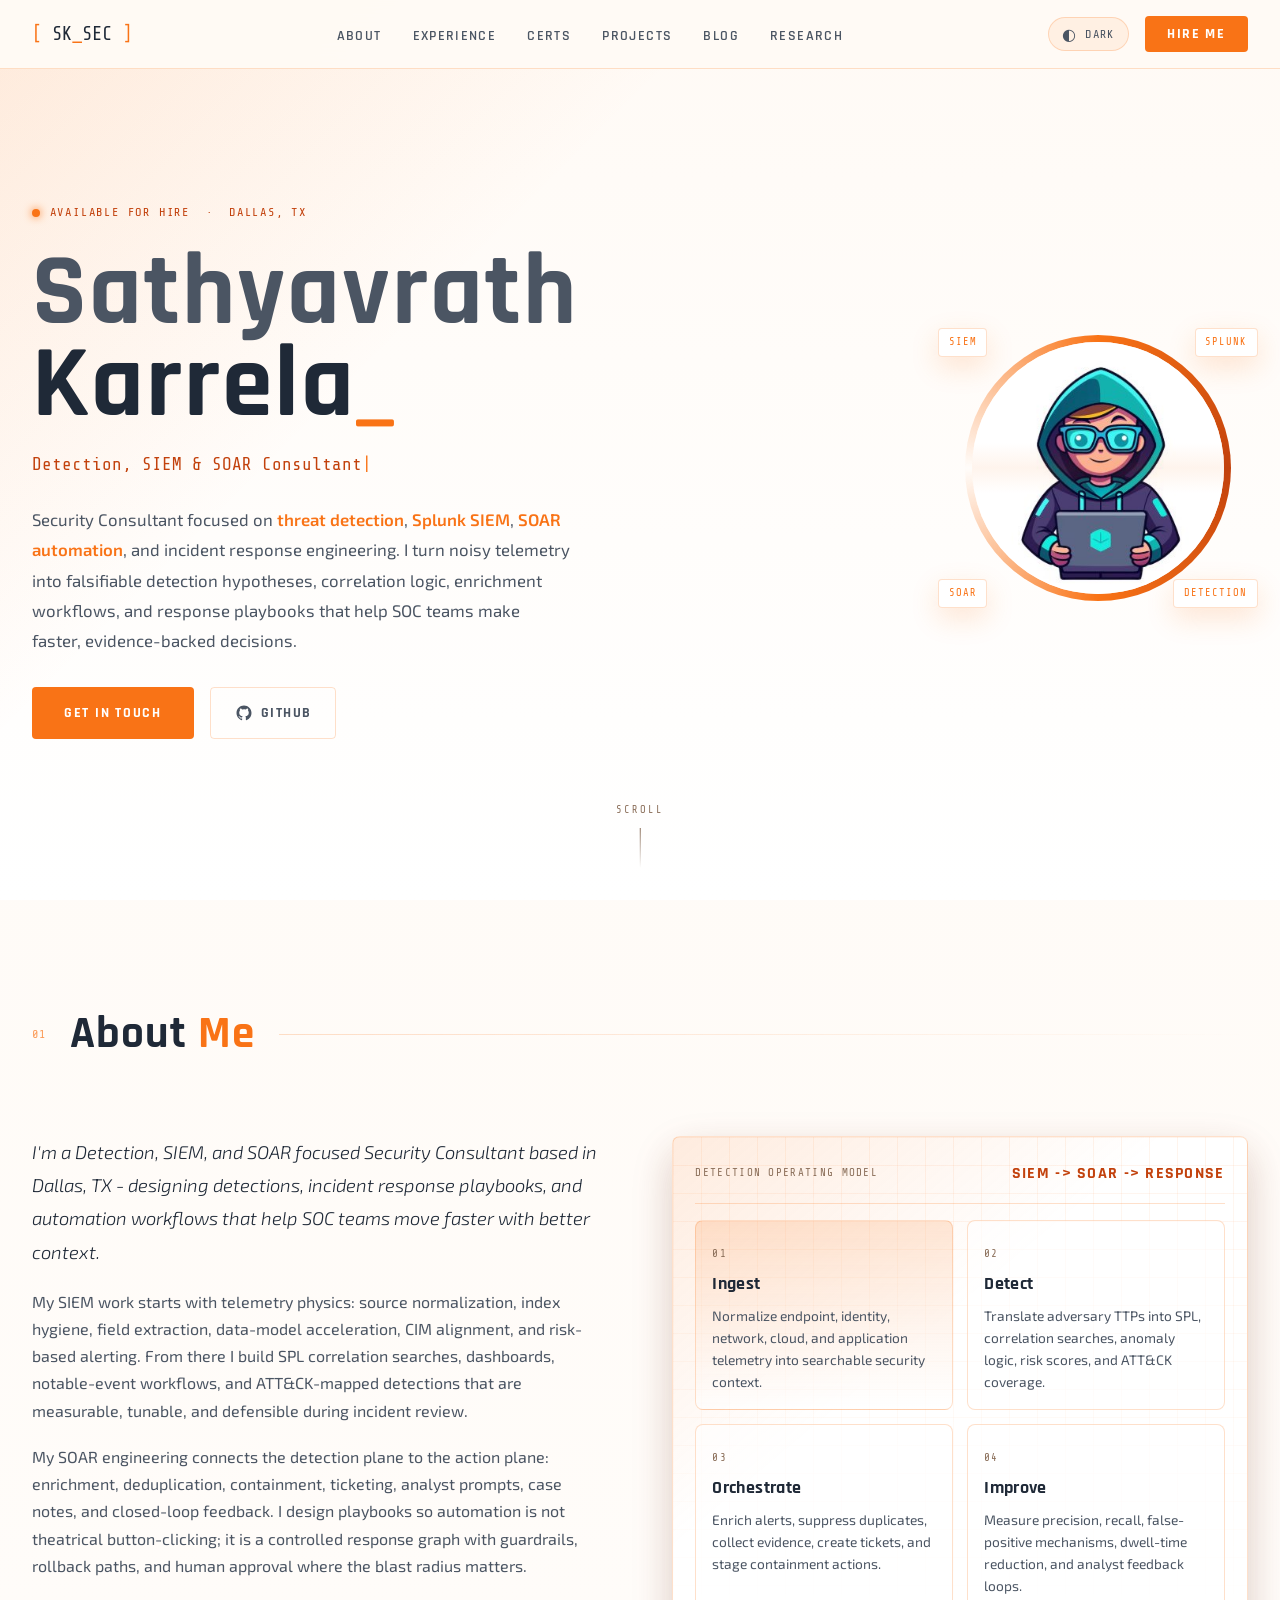
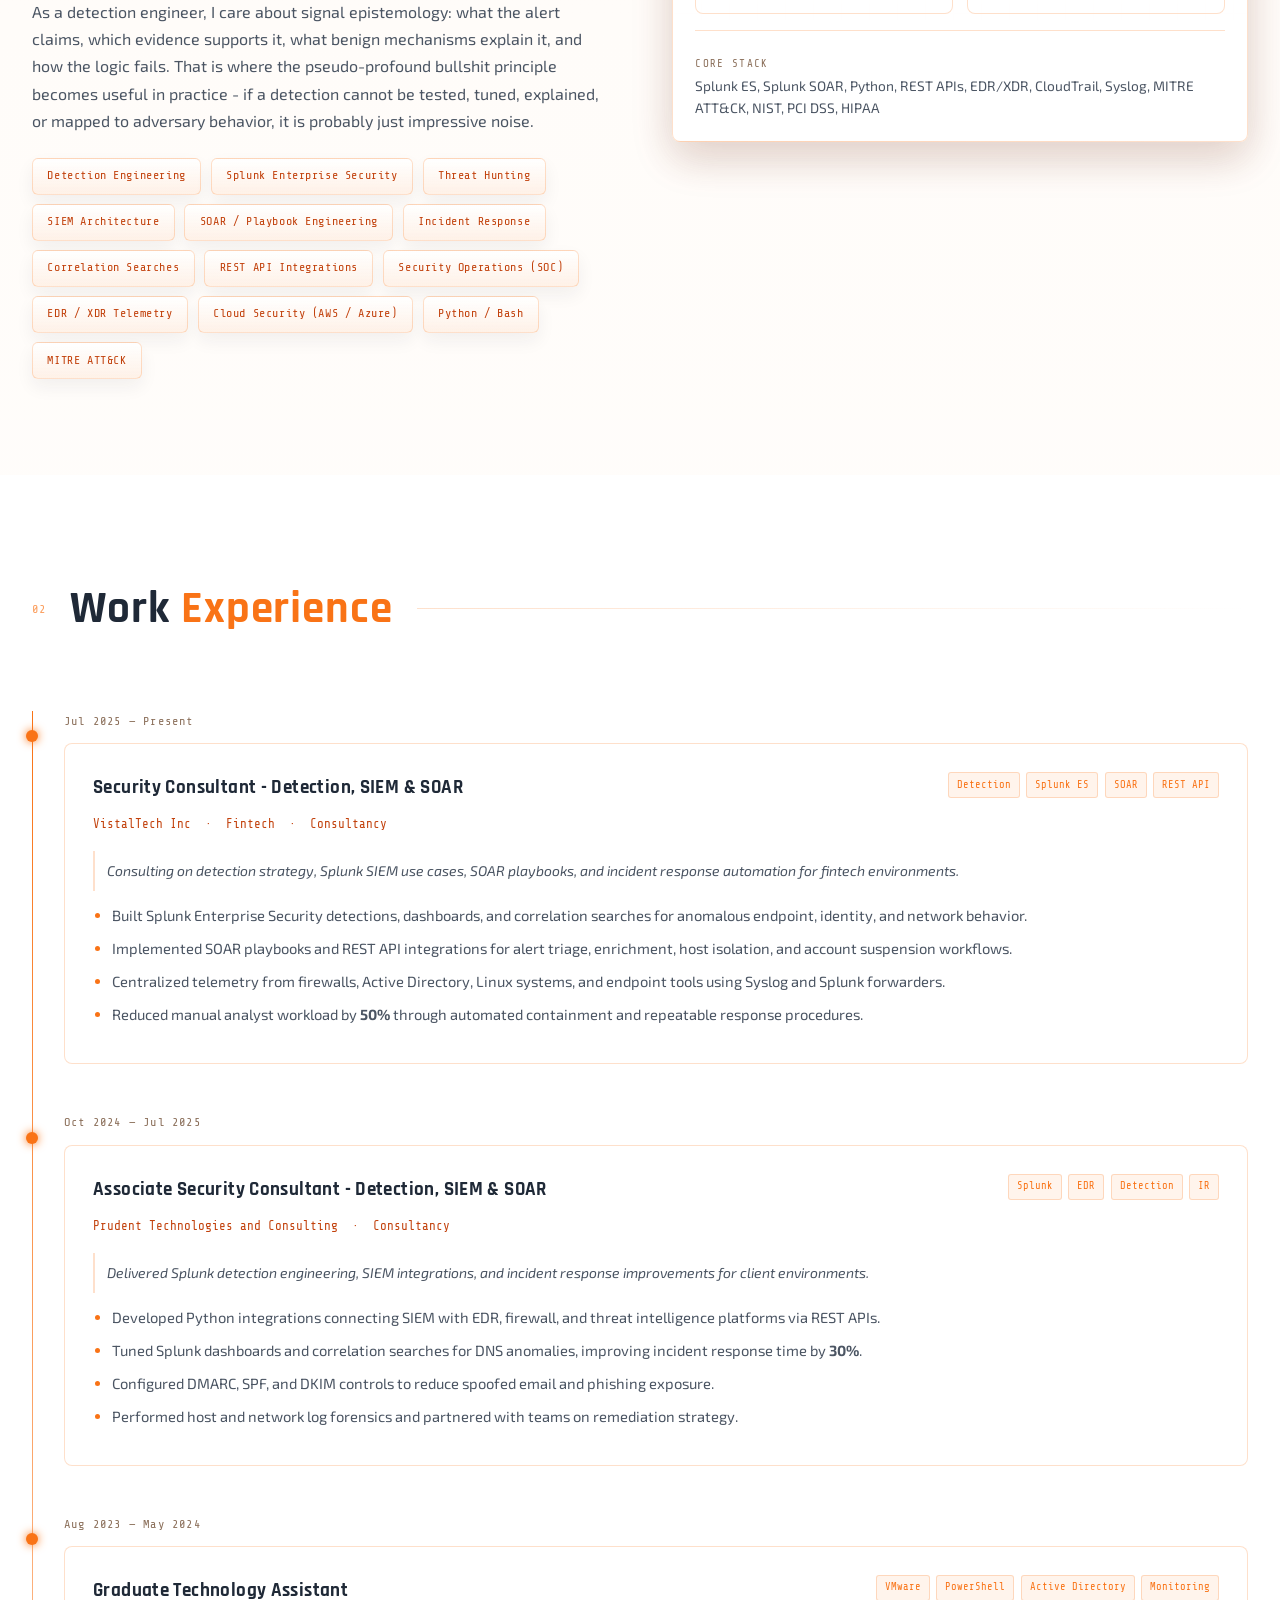
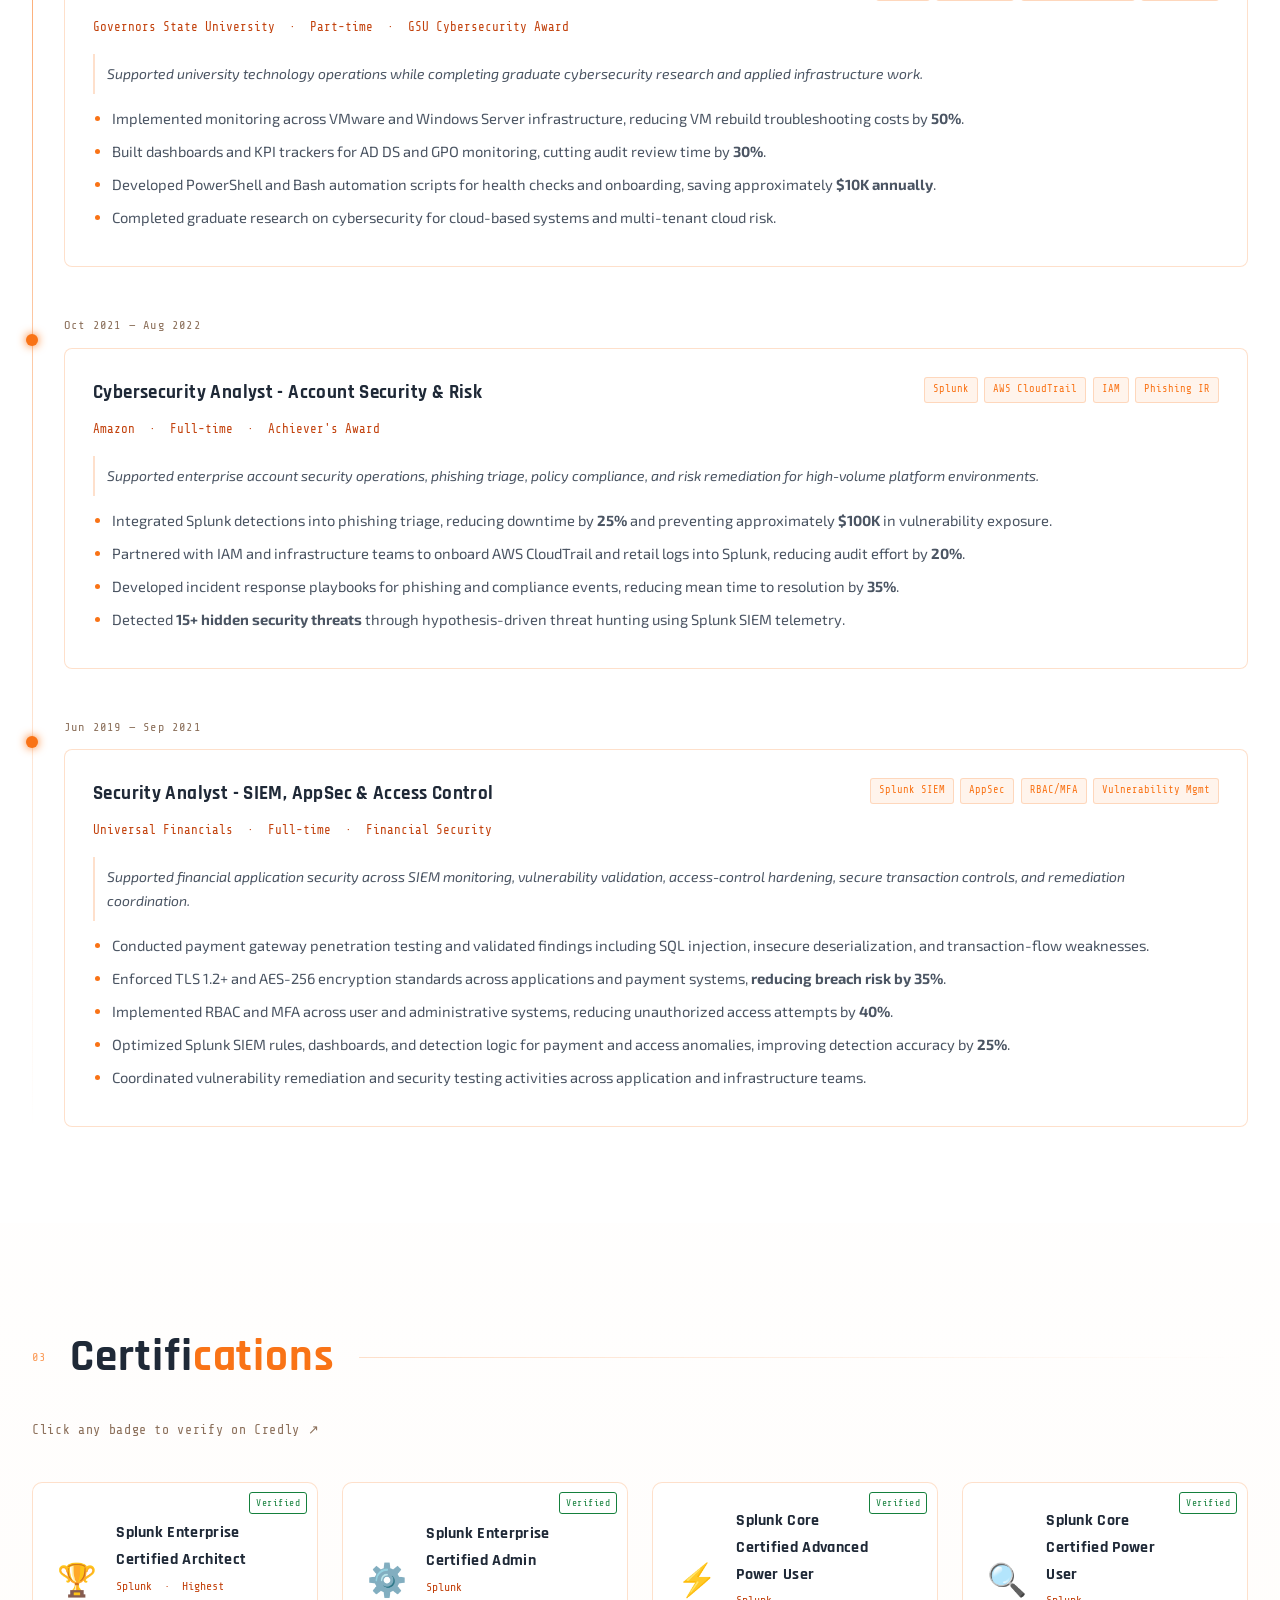
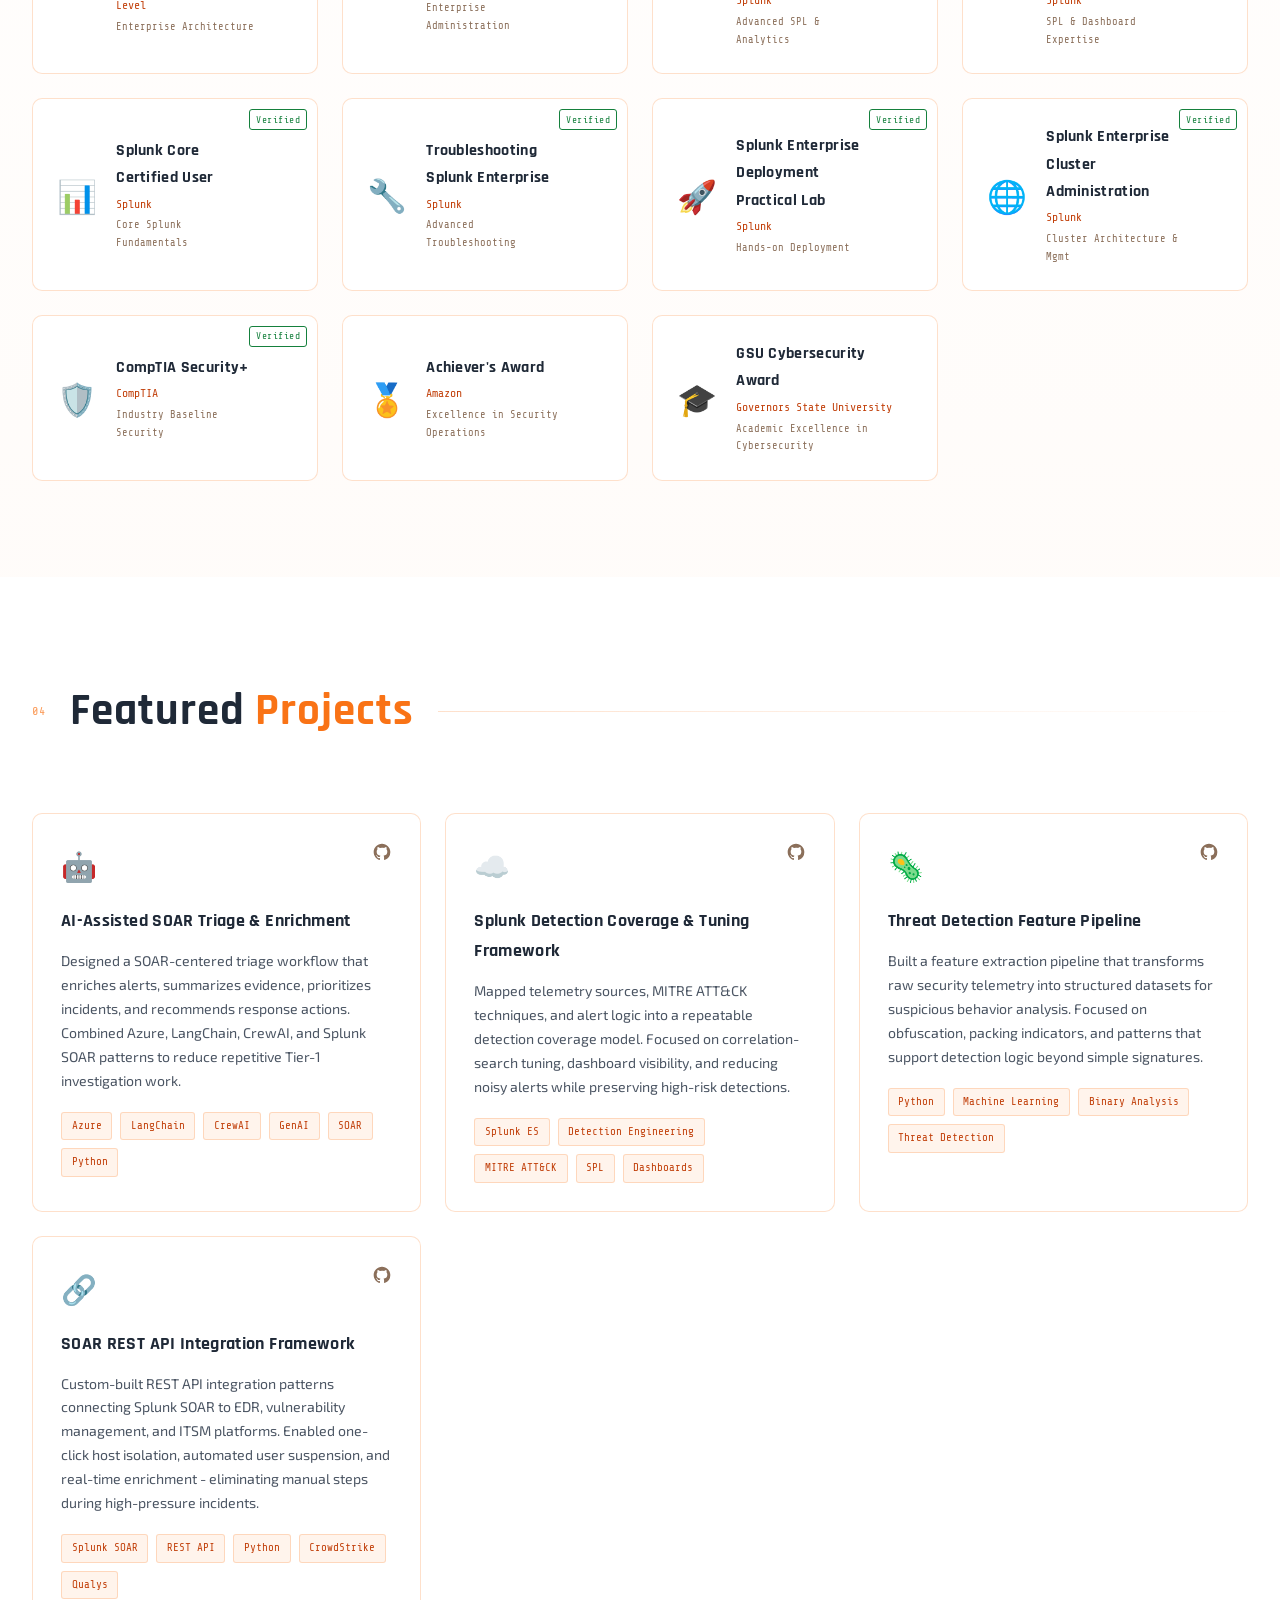
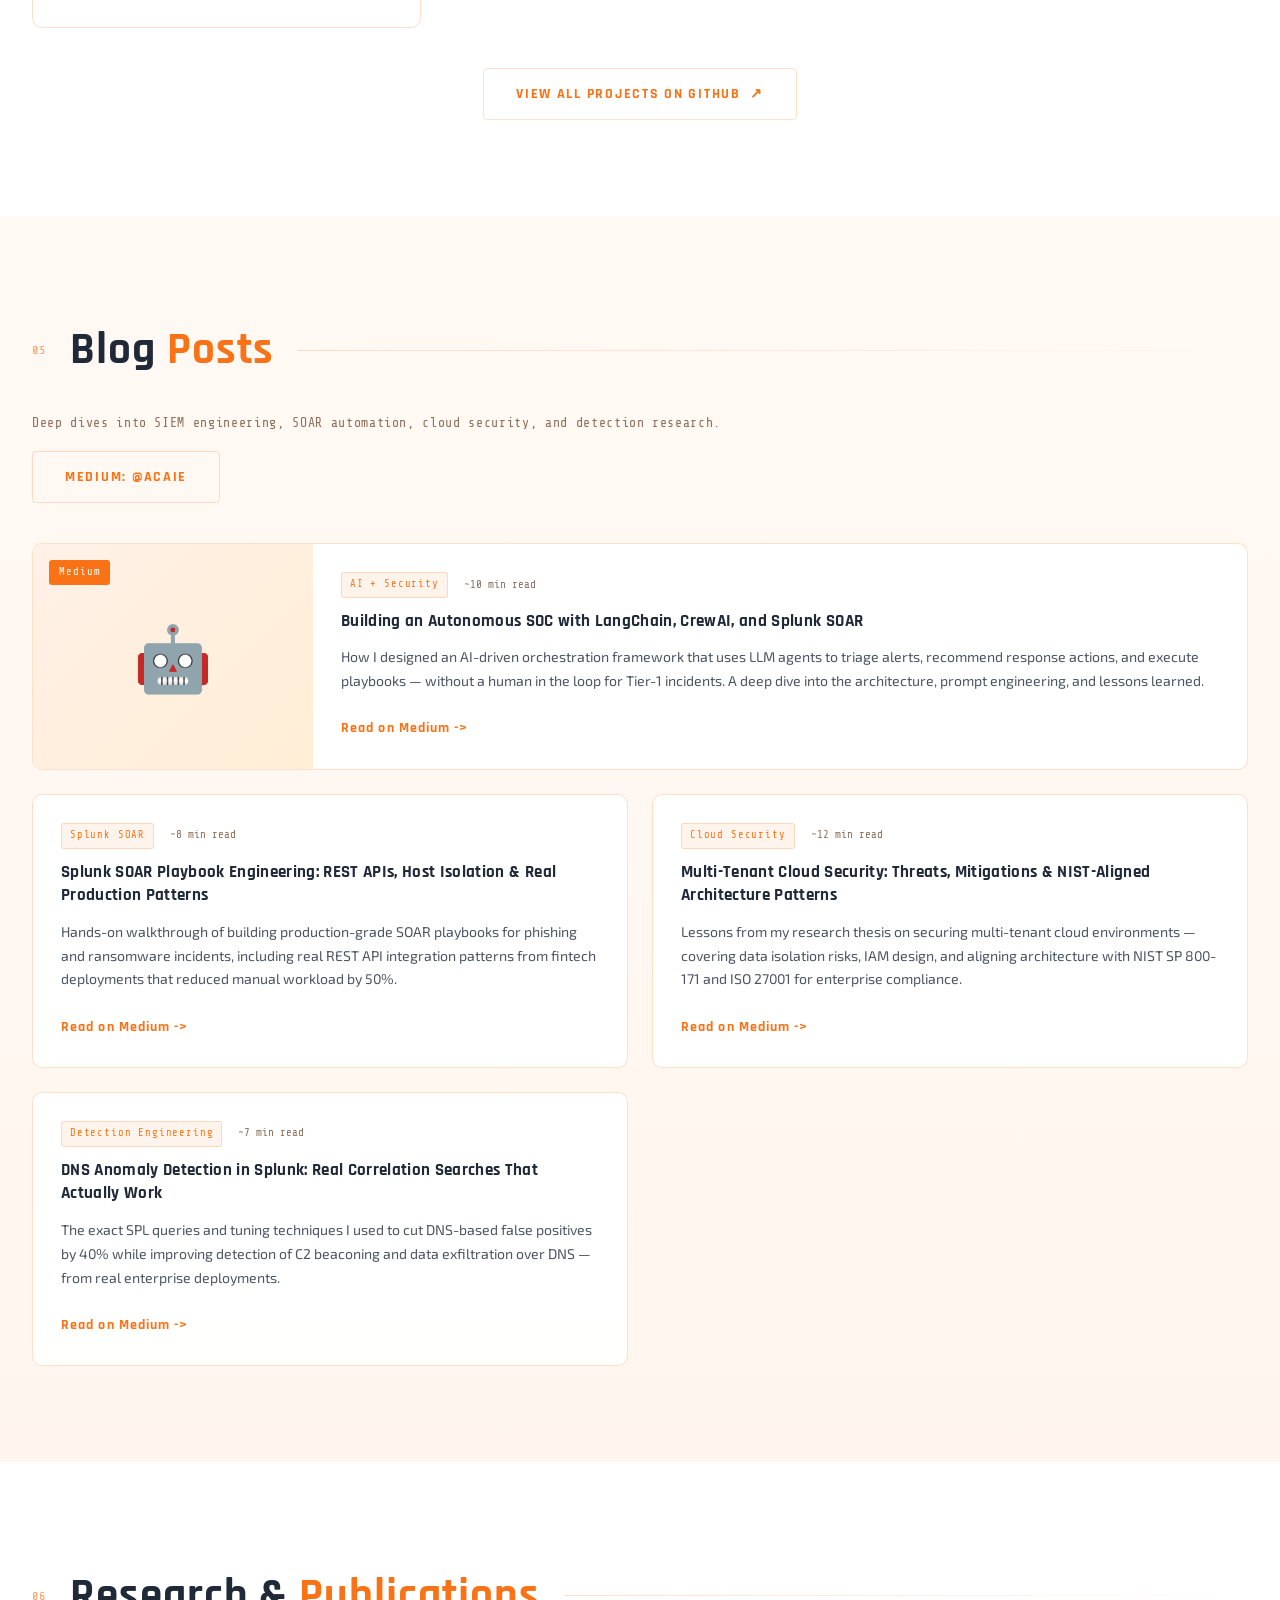
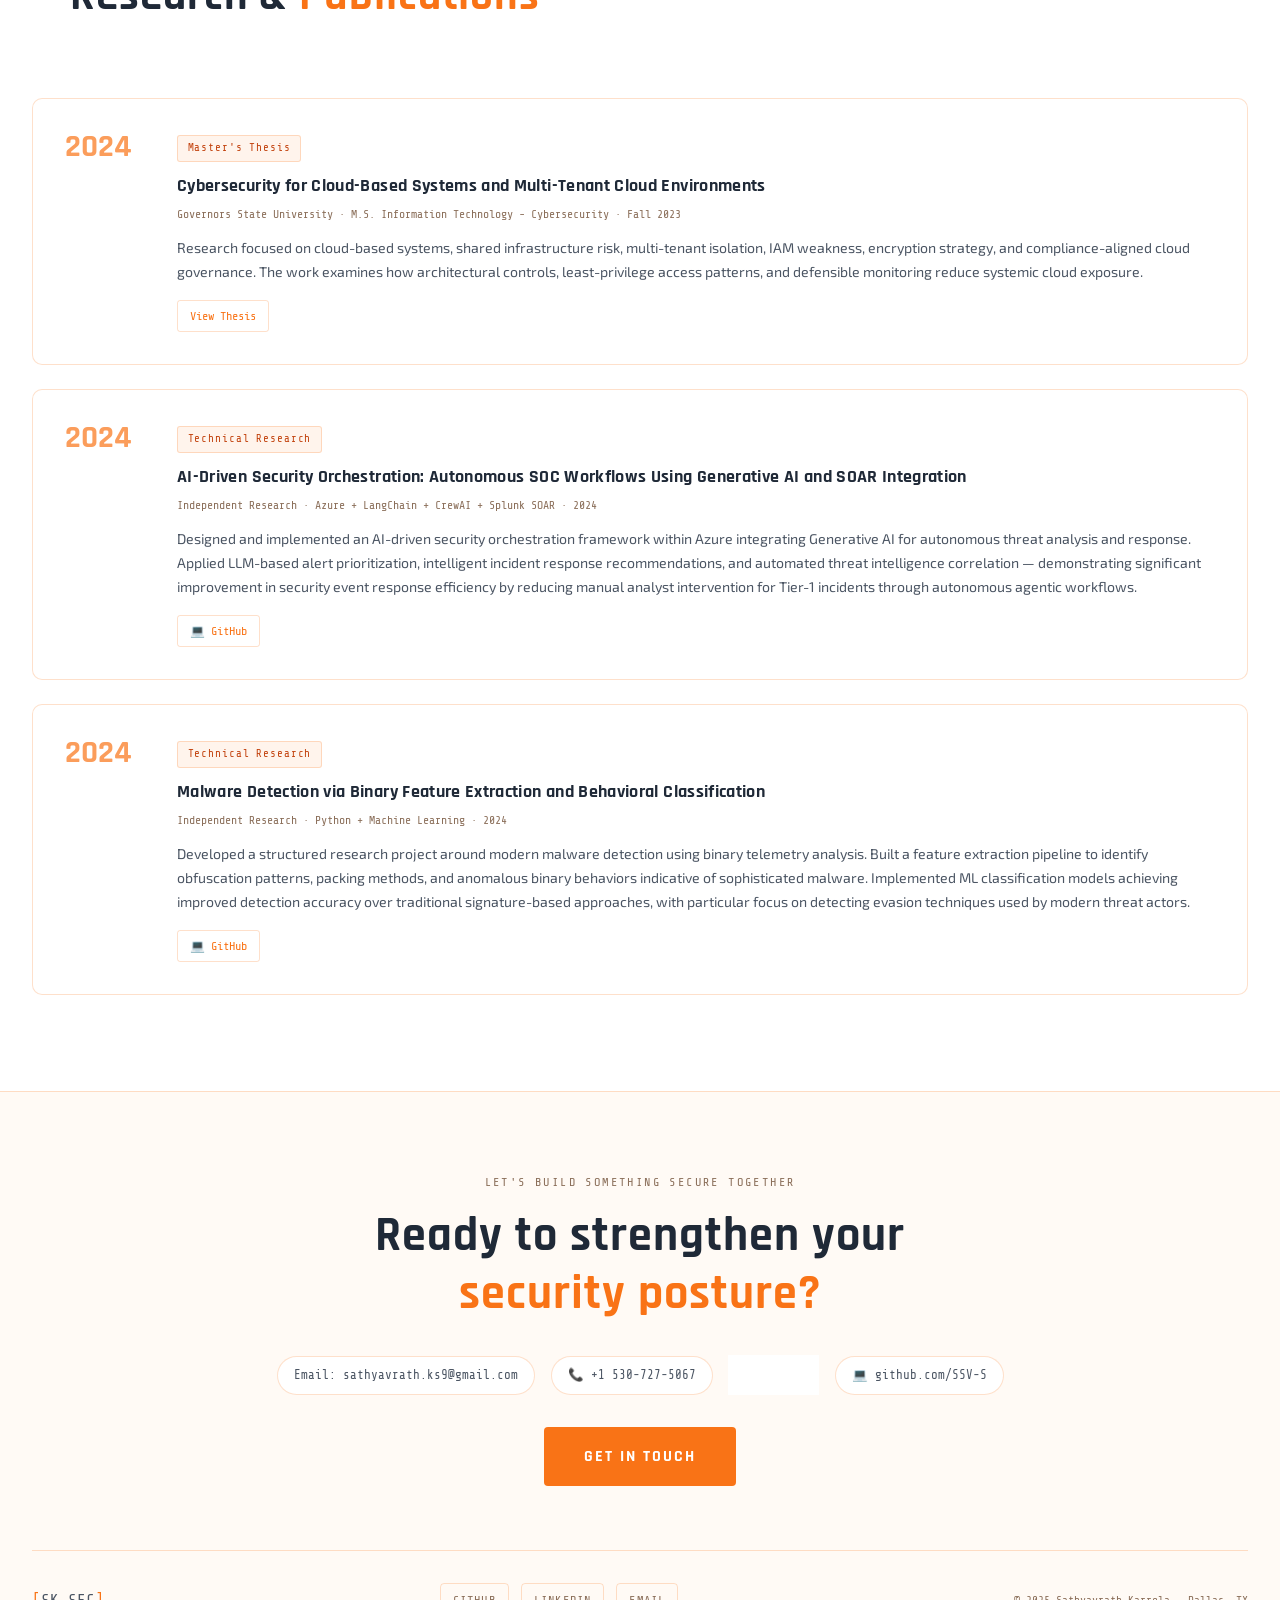
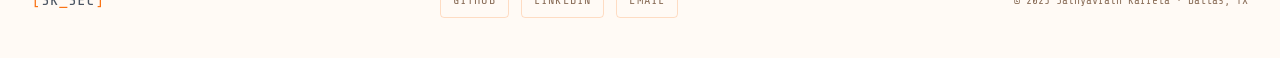
<file: index.html>
<!DOCTYPE html>
<html lang="en" data-theme="light">
<head>
  <meta charset="UTF-8" />
  <meta name="viewport" content="width=device-width, initial-scale=1.0"/>
  <title>Sathyavrath Karrela | Detection, SIEM & SOAR Consultant</title>
  <meta name="description" content="Sathyavrath Karrela - Security Consultant specializing in detection engineering, Splunk SIEM, SOAR playbooks, incident response, and security operations. Dallas, TX."/>
  <link rel="stylesheet" href="style.css" />
  <link rel="preconnect" href="https://fonts.googleapis.com">
  <link href="https://fonts.googleapis.com/css2?family=Share+Tech+Mono&family=Rajdhani:wght@400;500;600;700&family=Exo+2:ital,wght@0,200;0,300;0,400;0,600;0,700;1,300&display=swap" rel="stylesheet">
</head>
<body>

  <canvas id="bg-canvas"></canvas>
  <div id="cursor-dot"></div>
  <div id="cursor-ring"></div>

  <!-- ═══ NAVBAR ═══ -->
  <nav id="navbar">
    <div class="nav-inner">
      <div class="nav-logo">
        <span class="logo-bracket">[</span>
        <span class="logo-text">SK<span class="logo-accent">_</span>SEC</span>
        <span class="logo-bracket">]</span>
      </div>
      <ul class="nav-links">
        <li><a href="#about">About</a></li>
        <li><a href="#experience">Experience</a></li>
        <li><a href="#certifications">Certs</a></li>
        <li><a href="#projects">Projects</a></li>
        <li><a href="#blogs">Blog</a></li>
        <li><a href="#research">Research</a></li>
      </ul>
      <div class="nav-right">
        <button id="theme-toggle" aria-label="Toggle theme">
          <span class="theme-icon">◑</span>
          <span class="theme-label">LIGHT</span>
        </button>
        <button class="nav-cta" onclick="document.getElementById('contact').scrollIntoView({behavior:'smooth'})">Hire Me</button>
        <button class="hamburger" id="hamburger" aria-label="Menu">
          <span></span><span></span><span></span>
        </button>
      </div>
    </div>
    <div class="mobile-menu" id="mobile-menu">
      <a href="#about">About</a>
      <a href="#experience">Experience</a>
      <a href="#certifications">Certs</a>
      <a href="#projects">Projects</a>
      <a href="#blogs">Blog</a>
      <a href="#research">Research</a>
    </div>
  </nav>

  <!-- ═══ HERO ═══ -->
  <section id="hero">
    <div class="hero-inner">
      <div class="hero-left">
        <div class="hero-tag reveal">
          <span class="tag-dot"></span>
          AVAILABLE FOR HIRE &nbsp;·&nbsp; DALLAS, TX
        </div>
        <h1 class="hero-name reveal">
          <span class="line1">Sathyavrath</span>
          <span class="line2">Karrela<span class="cursor-blink">_</span></span>
        </h1>
        <div class="hero-title reveal">
          <span class="typed-wrapper"><span id="typed-text"></span></span>
        </div>
        <p class="hero-desc reveal">
          Security Consultant focused on <span class="accent">threat detection</span>,
          <span class="accent">Splunk SIEM</span>, <span class="accent">SOAR automation</span>,
          and incident response engineering. I turn noisy telemetry into falsifiable detection
          hypotheses, correlation logic, enrichment workflows, and response playbooks that help SOC
          teams make faster, evidence-backed decisions.
        </p>
        <div class="hero-cta reveal">
          <a href="mailto:sathyavrath.ks9@gmail.com" class="btn-primary">Get In Touch</a>
          <a href="https://github.com/SSV-S" target="_blank" class="btn-ghost">
            <svg viewBox="0 0 24 24" fill="currentColor" width="18" height="18"><path d="M12 2C6.477 2 2 6.484 2 12.017c0 4.425 2.865 8.18 6.839 9.504.5.092.682-.217.682-.483 0-.237-.008-.868-.013-1.703-2.782.605-3.369-1.343-3.369-1.343-.454-1.158-1.11-1.466-1.11-1.466-.908-.62.069-.608.069-.608 1.003.07 1.531 1.032 1.531 1.032.892 1.53 2.341 1.088 2.91.832.092-.647.35-1.088.636-1.338-2.22-.253-4.555-1.113-4.555-4.951 0-1.093.39-1.988 1.029-2.688-.103-.253-.446-1.272.098-2.65 0 0 .84-.27 2.75 1.026A9.564 9.564 0 0112 6.844c.85.004 1.705.115 2.504.337 1.909-1.296 2.747-1.027 2.747-1.027.546 1.379.202 2.398.1 2.651.64.7 1.028 1.595 1.028 2.688 0 3.848-2.339 4.695-4.566 4.943.359.309.678.92.678 1.855 0 1.338-.012 2.419-.012 2.747 0 .268.18.58.688.482A10.019 10.019 0 0022 12.017C22 6.484 17.522 2 12 2z"/></svg>
            GitHub
          </a>
        </div>
      </div>
      <div class="hero-right reveal">
        <div class="photo-frame">
          <div class="photo-hex">
            <div class="hex-border"></div>
            <div class="photo-inner">
              <img src="photo.png" alt="Sathyavrath Karrela" />
            </div>
            <div class="hex-scan"></div>
          </div>
          <div class="photo-badge badge-tl">SIEM</div>
          <div class="photo-badge badge-tr">SPLUNK</div>
          <div class="photo-badge badge-bl">SOAR</div>
          <div class="photo-badge badge-br">DETECTION</div>
        </div>
      </div>
    </div>
    <div class="scroll-hint">
      <span>SCROLL</span>
      <div class="scroll-line"></div>
    </div>
  </section>

  <!-- ═══ ABOUT ═══ -->
  <section id="about">
    <div class="section-inner">
      <div class="section-header reveal">
        <span class="section-num">01</span>
        <h2>About <span class="accent">Me</span></h2>
        <div class="header-line"></div>
      </div>
      <div class="about-grid">
        <div class="about-text reveal">
          <p class="about-lead">
            I'm a Detection, SIEM, and SOAR focused Security Consultant based in Dallas, TX - designing detections, incident response playbooks, and automation workflows that help SOC teams move faster with better context.
          </p>
          <p>
            My SIEM work starts with telemetry physics: source normalization, index hygiene, field extraction,
            data-model acceleration, CIM alignment, and risk-based alerting. From there I build SPL correlation
            searches, dashboards, notable-event workflows, and ATT&CK-mapped detections that are measurable,
            tunable, and defensible during incident review.
          </p>
          <p>
            My SOAR engineering connects the detection plane to the action plane: enrichment, deduplication,
            containment, ticketing, analyst prompts, case notes, and closed-loop feedback. I design playbooks
            so automation is not theatrical button-clicking; it is a controlled response graph with guardrails,
            rollback paths, and human approval where the blast radius matters.
          </p>
          <p>
            As a detection engineer, I care about signal epistemology: what the alert claims, which evidence
            supports it, what benign mechanisms explain it, and how the logic fails. That is where the
            pseudo-profound bullshit principle becomes useful in practice - if a detection cannot be tested,
            tuned, explained, or mapped to adversary behavior, it is probably just impressive noise.
          </p>
          <div class="skills-grid">
            <div class="skill-tag">Detection Engineering</div>
            <div class="skill-tag">Splunk Enterprise Security</div>
            <div class="skill-tag">Threat Hunting</div>
            <div class="skill-tag">SIEM Architecture</div>
            <div class="skill-tag">SOAR / Playbook Engineering</div>
            <div class="skill-tag">Incident Response</div>
            <div class="skill-tag">Correlation Searches</div>
            <div class="skill-tag">REST API Integrations</div>
            <div class="skill-tag">Security Operations (SOC)</div>
            <div class="skill-tag">EDR / XDR Telemetry</div>
            <div class="skill-tag">Cloud Security (AWS / Azure)</div>
            <div class="skill-tag">Python / Bash</div>
            <div class="skill-tag">MITRE ATT&CK</div>
          </div>
        </div>
        <div class="detection-lab reveal">
          <div class="lab-header">
            <span>Detection Operating Model</span>
            <strong>SIEM -> SOAR -> Response</strong>
          </div>
          <div class="lab-flow">
            <div class="lab-node active">
              <span>01</span>
              <h3>Ingest</h3>
              <p>Normalize endpoint, identity, network, cloud, and application telemetry into searchable security context.</p>
            </div>
            <div class="lab-node">
              <span>02</span>
              <h3>Detect</h3>
              <p>Translate adversary TTPs into SPL, correlation searches, anomaly logic, risk scores, and ATT&CK coverage.</p>
            </div>
            <div class="lab-node">
              <span>03</span>
              <h3>Orchestrate</h3>
              <p>Enrich alerts, suppress duplicates, collect evidence, create tickets, and stage containment actions.</p>
            </div>
            <div class="lab-node">
              <span>04</span>
              <h3>Improve</h3>
              <p>Measure precision, recall, false-positive mechanisms, dwell-time reduction, and analyst feedback loops.</p>
            </div>
          </div>
          <div class="lab-footer">
            <span>Core Stack</span>
            <p>Splunk ES, Splunk SOAR, Python, REST APIs, EDR/XDR, CloudTrail, Syslog, MITRE ATT&CK, NIST, PCI DSS, HIPAA</p>
          </div>
        </div>
      </div>
    </div>
  </section>

  <!-- ═══ EXPERIENCE ═══ -->
  <section id="experience">
    <div class="section-inner">
      <div class="section-header reveal">
        <span class="section-num">02</span>
        <h2>Work <span class="accent">Experience</span></h2>
        <div class="header-line"></div>
      </div>
      <div class="timeline">

        <div class="timeline-item reveal">
          <div class="tl-dot"></div>
          <div class="tl-date">Jul 2025 — Present</div>
          <div class="tl-card">
            <div class="tl-top">
              <div>
                <h3 class="tl-role">Security Consultant - Detection, SIEM & SOAR</h3>
                <span class="tl-company">VistalTech Inc &nbsp;·&nbsp; Fintech &nbsp;·&nbsp; Consultancy</span>
              </div>
              <div class="tl-tags">
                <span>Detection</span><span>Splunk ES</span><span>SOAR</span><span>REST API</span>
              </div>
            </div>
            <p class="tl-desc">Consulting on detection strategy, Splunk SIEM use cases, SOAR playbooks, and incident response automation for fintech environments.</p>
            <ul class="tl-bullets">
              <li>Built Splunk Enterprise Security detections, dashboards, and correlation searches for anomalous endpoint, identity, and network behavior.</li>
              <li>Implemented SOAR playbooks and REST API integrations for alert triage, enrichment, host isolation, and account suspension workflows.</li>
              <li>Centralized telemetry from firewalls, Active Directory, Linux systems, and endpoint tools using Syslog and Splunk forwarders.</li>
              <li>Reduced manual analyst workload by <strong>50%</strong> through automated containment and repeatable response procedures.</li>
            </ul>
          </div>
        </div>

        <div class="timeline-item reveal">
          <div class="tl-dot"></div>
          <div class="tl-date">Oct 2024 — Jul 2025</div>
          <div class="tl-card">
            <div class="tl-top">
              <div>
                <h3 class="tl-role">Associate Security Consultant - Detection, SIEM & SOAR</h3>
                <span class="tl-company">Prudent Technologies and Consulting &nbsp;·&nbsp; Consultancy</span>
              </div>
              <div class="tl-tags">
                <span>Splunk</span><span>EDR</span><span>Detection</span><span>IR</span>
              </div>
            </div>
            <p class="tl-desc">Delivered Splunk detection engineering, SIEM integrations, and incident response improvements for client environments.</p>
            <ul class="tl-bullets">
              <li>Developed Python integrations connecting SIEM with EDR, firewall, and threat intelligence platforms via REST APIs.</li>
              <li>Tuned Splunk dashboards and correlation searches for DNS anomalies, improving incident response time by <strong>30%</strong>.</li>
              <li>Configured DMARC, SPF, and DKIM controls to reduce spoofed email and phishing exposure.</li>
              <li>Performed host and network log forensics and partnered with teams on remediation strategy.</li>
            </ul>
          </div>
        </div>

        <div class="timeline-item reveal">
          <div class="tl-dot"></div>
          <div class="tl-date">Aug 2023 — May 2024</div>
          <div class="tl-card">
            <div class="tl-top">
              <div>
                <h3 class="tl-role">Graduate Technology Assistant</h3>
                <span class="tl-company">Governors State University &nbsp;·&nbsp; Part-time &nbsp;·&nbsp; GSU Cybersecurity Award</span>
              </div>
              <div class="tl-tags">
                <span>VMware</span><span>PowerShell</span><span>Active Directory</span><span>Monitoring</span>
              </div>
            </div>
            <p class="tl-desc">Supported university technology operations while completing graduate cybersecurity research and applied infrastructure work.</p>
            <ul class="tl-bullets">
              <li>Implemented monitoring across VMware and Windows Server infrastructure, reducing VM rebuild troubleshooting costs by <strong>50%</strong>.</li>
              <li>Built dashboards and KPI trackers for AD DS and GPO monitoring, cutting audit review time by <strong>30%</strong>.</li>
              <li>Developed PowerShell and Bash automation scripts for health checks and onboarding, saving approximately <strong>$10K annually</strong>.</li>
              <li>Completed graduate research on cybersecurity for cloud-based systems and multi-tenant cloud risk.</li>
            </ul>
          </div>
        </div>

        <div class="timeline-item reveal">
          <div class="tl-dot"></div>
          <div class="tl-date">Oct 2021 — Aug 2022</div>
          <div class="tl-card">
            <div class="tl-top">
              <div>
                <h3 class="tl-role">Cybersecurity Analyst - Account Security & Risk</h3>
                <span class="tl-company">Amazon &nbsp;·&nbsp; Full-time &nbsp;·&nbsp; Achiever's Award</span>
              </div>
              <div class="tl-tags">
                <span>Splunk</span><span>AWS CloudTrail</span><span>IAM</span><span>Phishing IR</span>
              </div>
            </div>
            <p class="tl-desc">Supported enterprise account security operations, phishing triage, policy compliance, and risk remediation for high-volume platform environments.</p>
            <ul class="tl-bullets">
              <li>Integrated Splunk detections into phishing triage, reducing downtime by <strong>25%</strong> and preventing approximately <strong>$100K</strong> in vulnerability exposure.</li>
              <li>Partnered with IAM and infrastructure teams to onboard AWS CloudTrail and retail logs into Splunk, reducing audit effort by <strong>20%</strong>.</li>
              <li>Developed incident response playbooks for phishing and compliance events, reducing mean time to resolution by <strong>35%</strong>.</li>
              <li>Detected <strong>15+ hidden security threats</strong> through hypothesis-driven threat hunting using Splunk SIEM telemetry.</li>
            </ul>
          </div>
        </div>

        <div class="timeline-item reveal">
          <div class="tl-dot"></div>
          <div class="tl-date">Jun 2019 — Sep 2021</div>
          <div class="tl-card">
            <div class="tl-top">
              <div>
                <h3 class="tl-role">Security Analyst - SIEM, AppSec & Access Control</h3>
                <span class="tl-company">Universal Financials &nbsp;·&nbsp; Full-time &nbsp;·&nbsp; Financial Security</span>
              </div>
              <div class="tl-tags">
                <span>Splunk SIEM</span><span>AppSec</span><span>RBAC/MFA</span><span>Vulnerability Mgmt</span>
              </div>
            </div>
            <p class="tl-desc">Supported financial application security across SIEM monitoring, vulnerability validation, access-control hardening, secure transaction controls, and remediation coordination.</p>
            <ul class="tl-bullets">
              <li>Conducted payment gateway penetration testing and validated findings including SQL injection, insecure deserialization, and transaction-flow weaknesses.</li>
              <li>Enforced TLS 1.2+ and AES-256 encryption standards across applications and payment systems, <strong>reducing breach risk by 35%</strong>.</li>
              <li>Implemented RBAC and MFA across user and administrative systems, reducing unauthorized access attempts by <strong>40%</strong>.</li>
              <li>Optimized Splunk SIEM rules, dashboards, and detection logic for payment and access anomalies, improving detection accuracy by <strong>25%</strong>.</li>
              <li>Coordinated vulnerability remediation and security testing activities across application and infrastructure teams.</li>
            </ul>
          </div>
        </div>

      </div>
    </div>
  </section>

  <!-- ═══ CERTIFICATIONS ═══ -->
  <section id="certifications">
    <div class="section-inner">
      <div class="section-header reveal">
        <span class="section-num">03</span>
        <h2>Certifi<span class="accent">cations</span></h2>
        <div class="header-line"></div>
      </div>
      <p class="section-sub reveal">Click any badge to verify on Credly ↗</p>
      <div class="certs-grid">

        <a href="https://www.credly.com/badges/daa12eb7-148f-4d47-b3cc-8a0ef781a250" target="_blank" rel="noopener" class="cert-card reveal">
          <div class="cert-glow"></div>
          <div class="cert-icon">🏆</div>
          <div class="cert-body">
            <h3>Splunk Enterprise Certified Architect</h3>
            <span class="cert-issuer">Splunk &nbsp;·&nbsp; Highest Level</span>
            <span class="cert-date">Enterprise Architecture</span>
          </div>
          <div class="cert-arrow">↗</div>
          <div class="cert-badge">Verified</div>
        </a>

        <a href="https://www.credly.com/badges/1de0dbb6-2f08-43be-9bb6-41d2b031a50c/print" target="_blank" rel="noopener" class="cert-card reveal">
          <div class="cert-glow"></div>
          <div class="cert-icon">⚙️</div>
          <div class="cert-body">
            <h3>Splunk Enterprise Certified Admin</h3>
            <span class="cert-issuer">Splunk</span>
            <span class="cert-date">Enterprise Administration</span>
          </div>
          <div class="cert-arrow">↗</div>
          <div class="cert-badge">Verified</div>
        </a>

        <a href="https://www.credly.com/badges/c7977766-3580-423d-adf9-4e64f2212103/print" target="_blank" rel="noopener" class="cert-card reveal">
          <div class="cert-glow"></div>
          <div class="cert-icon">⚡</div>
          <div class="cert-body">
            <h3>Splunk Core Certified Advanced Power User</h3>
            <span class="cert-issuer">Splunk</span>
            <span class="cert-date">Advanced SPL & Analytics</span>
          </div>
          <div class="cert-arrow">↗</div>
          <div class="cert-badge">Verified</div>
        </a>

        <a href="https://www.credly.com/badges/1644bba6-dc8e-476d-846b-48cb85e6fd32/print" target="_blank" rel="noopener" class="cert-card reveal">
          <div class="cert-glow"></div>
          <div class="cert-icon">🔍</div>
          <div class="cert-body">
            <h3>Splunk Core Certified Power User</h3>
            <span class="cert-issuer">Splunk</span>
            <span class="cert-date">SPL & Dashboard Expertise</span>
          </div>
          <div class="cert-arrow">↗</div>
          <div class="cert-badge">Verified</div>
        </a>

        <a href="https://www.credly.com/badges/5498b3c0-ae15-4248-939e-924f615c5914/print" target="_blank" rel="noopener" class="cert-card reveal">
          <div class="cert-glow"></div>
          <div class="cert-icon">📊</div>
          <div class="cert-body">
            <h3>Splunk Core Certified User</h3>
            <span class="cert-issuer">Splunk</span>
            <span class="cert-date">Core Splunk Fundamentals</span>
          </div>
          <div class="cert-arrow">↗</div>
          <div class="cert-badge">Verified</div>
        </a>

        <a href="https://www.credly.com/badges/add1b674-b938-4da4-970a-7a7db0bd40a0" target="_blank" rel="noopener" class="cert-card reveal">
          <div class="cert-glow"></div>
          <div class="cert-icon">🔧</div>
          <div class="cert-body">
            <h3>Troubleshooting Splunk Enterprise</h3>
            <span class="cert-issuer">Splunk</span>
            <span class="cert-date">Advanced Troubleshooting</span>
          </div>
          <div class="cert-arrow">↗</div>
          <div class="cert-badge">Verified</div>
        </a>

        <a href="https://www.credly.com/badges/5e64d4b4-e85c-467f-976c-d669a0938eb3" target="_blank" rel="noopener" class="cert-card reveal">
          <div class="cert-glow"></div>
          <div class="cert-icon">🚀</div>
          <div class="cert-body">
            <h3>Splunk Enterprise Deployment Practical Lab</h3>
            <span class="cert-issuer">Splunk</span>
            <span class="cert-date">Hands-on Deployment</span>
          </div>
          <div class="cert-arrow">↗</div>
          <div class="cert-badge">Verified</div>
        </a>

        <a href="https://www.credly.com/badges/aa5bce3b-7f65-4b94-ac57-3b647802de40" target="_blank" rel="noopener" class="cert-card reveal">
          <div class="cert-glow"></div>
          <div class="cert-icon">🌐</div>
          <div class="cert-body">
            <h3>Splunk Enterprise Cluster Administration</h3>
            <span class="cert-issuer">Splunk</span>
            <span class="cert-date">Cluster Architecture & Mgmt</span>
          </div>
          <div class="cert-arrow">↗</div>
          <div class="cert-badge">Verified</div>
        </a>

        <a href="https://www.credly.com/badges/b7e4da94-752c-4883-8332-50b40a8bd8e6/public_url" target="_blank" rel="noopener" class="cert-card reveal">
          <div class="cert-glow"></div>
          <div class="cert-icon">🛡️</div>
          <div class="cert-body">
            <h3>CompTIA Security+</h3>
            <span class="cert-issuer">CompTIA</span>
            <span class="cert-date">Industry Baseline Security</span>
          </div>
          <div class="cert-arrow">↗</div>
          <div class="cert-badge">Verified</div>
        </a>

        <div class="cert-card reveal cert-award no-link">
          <div class="cert-glow"></div>
          <div class="cert-icon">🏅</div>
          <div class="cert-body">
            <h3>Achiever's Award</h3>
            <span class="cert-issuer">Amazon</span>
            <span class="cert-date">Excellence in Security Operations</span>
          </div>
        </div>

        <div class="cert-card reveal cert-award no-link">
          <div class="cert-glow"></div>
          <div class="cert-icon">🎓</div>
          <div class="cert-body">
            <h3>GSU Cybersecurity Award</h3>
            <span class="cert-issuer">Governors State University</span>
            <span class="cert-date">Academic Excellence in Cybersecurity</span>
          </div>
        </div>

      </div>
    </div>
  </section>

  <!-- ═══ PROJECTS ═══ -->
  <section id="projects">
    <div class="section-inner">
      <div class="section-header reveal">
        <span class="section-num">04</span>
        <h2>Featured <span class="accent">Projects</span></h2>
        <div class="header-line"></div>
      </div>
      <div class="projects-grid">

        <div class="project-card reveal">
          <div class="proj-top">
            <div class="proj-icon">🤖</div>
            <div class="proj-links">
              <a href="https://github.com/SSV-S" target="_blank" class="proj-link" title="View on GitHub">
                <svg viewBox="0 0 24 24" fill="currentColor" width="20" height="20"><path d="M12 2C6.477 2 2 6.484 2 12.017c0 4.425 2.865 8.18 6.839 9.504.5.092.682-.217.682-.483 0-.237-.008-.868-.013-1.703-2.782.605-3.369-1.343-3.369-1.343-.454-1.158-1.11-1.466-1.11-1.466-.908-.62.069-.608.069-.608 1.003.07 1.531 1.032 1.531 1.032.892 1.53 2.341 1.088 2.91.832.092-.647.35-1.088.636-1.338-2.22-.253-4.555-1.113-4.555-4.951 0-1.093.39-1.988 1.029-2.688-.103-.253-.446-1.272.098-2.65 0 0 .84-.27 2.75 1.026A9.564 9.564 0 0112 6.844c.85.004 1.705.115 2.504.337 1.909-1.296 2.747-1.027 2.747-1.027.546 1.379.202 2.398.1 2.651.64.7 1.028 1.595 1.028 2.688 0 3.848-2.339 4.695-4.566 4.943.359.309.678.92.678 1.855 0 1.338-.012 2.419-.012 2.747 0 .268.18.58.688.482A10.019 10.019 0 0022 12.017C22 6.484 17.522 2 12 2z"/></svg>
              </a>
            </div>
          </div>
          <h3 class="proj-title">AI-Assisted SOAR Triage & Enrichment</h3>
          <p class="proj-desc">Designed a SOAR-centered triage workflow that enriches alerts, summarizes evidence, prioritizes incidents, and recommends response actions. Combined Azure, LangChain, CrewAI, and Splunk SOAR patterns to reduce repetitive Tier-1 investigation work.</p>
          <div class="proj-tags">
            <span>Azure</span><span>LangChain</span><span>CrewAI</span><span>GenAI</span><span>SOAR</span><span>Python</span>
          </div>
        </div>

        <div class="project-card reveal">
          <div class="proj-top">
            <div class="proj-icon">☁️</div>
            <div class="proj-links">
              <a href="https://github.com/SSV-S" target="_blank" class="proj-link" title="View on GitHub">
                <svg viewBox="0 0 24 24" fill="currentColor" width="20" height="20"><path d="M12 2C6.477 2 2 6.484 2 12.017c0 4.425 2.865 8.18 6.839 9.504.5.092.682-.217.682-.483 0-.237-.008-.868-.013-1.703-2.782.605-3.369-1.343-3.369-1.343-.454-1.158-1.11-1.466-1.11-1.466-.908-.62.069-.608.069-.608 1.003.07 1.531 1.032 1.531 1.032.892 1.53 2.341 1.088 2.91.832.092-.647.35-1.088.636-1.338-2.22-.253-4.555-1.113-4.555-4.951 0-1.093.39-1.988 1.029-2.688-.103-.253-.446-1.272.098-2.65 0 0 .84-.27 2.75 1.026A9.564 9.564 0 0112 6.844c.85.004 1.705.115 2.504.337 1.909-1.296 2.747-1.027 2.747-1.027.546 1.379.202 2.398.1 2.651.64.7 1.028 1.595 1.028 2.688 0 3.848-2.339 4.695-4.566 4.943.359.309.678.92.678 1.855 0 1.338-.012 2.419-.012 2.747 0 .268.18.58.688.482A10.019 10.019 0 0022 12.017C22 6.484 17.522 2 12 2z"/></svg>
              </a>
            </div>
          </div>
          <h3 class="proj-title">Splunk Detection Coverage & Tuning Framework</h3>
          <p class="proj-desc">Mapped telemetry sources, MITRE ATT&CK techniques, and alert logic into a repeatable detection coverage model. Focused on correlation-search tuning, dashboard visibility, and reducing noisy alerts while preserving high-risk detections.</p>
          <div class="proj-tags">
            <span>Splunk ES</span><span>Detection Engineering</span><span>MITRE ATT&CK</span><span>SPL</span><span>Dashboards</span>
          </div>
        </div>

        <div class="project-card reveal">
          <div class="proj-top">
            <div class="proj-icon">🦠</div>
            <div class="proj-links">
              <a href="https://github.com/SSV-S" target="_blank" class="proj-link" title="View on GitHub">
                <svg viewBox="0 0 24 24" fill="currentColor" width="20" height="20"><path d="M12 2C6.477 2 2 6.484 2 12.017c0 4.425 2.865 8.18 6.839 9.504.5.092.682-.217.682-.483 0-.237-.008-.868-.013-1.703-2.782.605-3.369-1.343-3.369-1.343-.454-1.158-1.11-1.466-1.11-1.466-.908-.62.069-.608.069-.608 1.003.07 1.531 1.032 1.531 1.032.892 1.53 2.341 1.088 2.91.832.092-.647.35-1.088.636-1.338-2.22-.253-4.555-1.113-4.555-4.951 0-1.093.39-1.988 1.029-2.688-.103-.253-.446-1.272.098-2.65 0 0 .84-.27 2.75 1.026A9.564 9.564 0 0112 6.844c.85.004 1.705.115 2.504.337 1.909-1.296 2.747-1.027 2.747-1.027.546 1.379.202 2.398.1 2.651.64.7 1.028 1.595 1.028 2.688 0 3.848-2.339 4.695-4.566 4.943.359.309.678.92.678 1.855 0 1.338-.012 2.419-.012 2.747 0 .268.18.58.688.482A10.019 10.019 0 0022 12.017C22 6.484 17.522 2 12 2z"/></svg>
              </a>
            </div>
          </div>
          <h3 class="proj-title">Threat Detection Feature Pipeline</h3>
          <p class="proj-desc">Built a feature extraction pipeline that transforms raw security telemetry into structured datasets for suspicious behavior analysis. Focused on obfuscation, packing indicators, and patterns that support detection logic beyond simple signatures.</p>
          <div class="proj-tags">
            <span>Python</span><span>Machine Learning</span><span>Binary Analysis</span><span>Threat Detection</span>
          </div>
        </div>

        <div class="project-card reveal">
          <div class="proj-top">
            <div class="proj-icon">🔗</div>
            <div class="proj-links">
              <a href="https://github.com/SSV-S" target="_blank" class="proj-link" title="View on GitHub">
                <svg viewBox="0 0 24 24" fill="currentColor" width="20" height="20"><path d="M12 2C6.477 2 2 6.484 2 12.017c0 4.425 2.865 8.18 6.839 9.504.5.092.682-.217.682-.483 0-.237-.008-.868-.013-1.703-2.782.605-3.369-1.343-3.369-1.343-.454-1.158-1.11-1.466-1.11-1.466-.908-.62.069-.608.069-.608 1.003.07 1.531 1.032 1.531 1.032.892 1.53 2.341 1.088 2.91.832.092-.647.35-1.088.636-1.338-2.22-.253-4.555-1.113-4.555-4.951 0-1.093.39-1.988 1.029-2.688-.103-.253-.446-1.272.098-2.65 0 0 .84-.27 2.75 1.026A9.564 9.564 0 0112 6.844c.85.004 1.705.115 2.504.337 1.909-1.296 2.747-1.027 2.747-1.027.546 1.379.202 2.398.1 2.651.64.7 1.028 1.595 1.028 2.688 0 3.848-2.339 4.695-4.566 4.943.359.309.678.92.678 1.855 0 1.338-.012 2.419-.012 2.747 0 .268.18.58.688.482A10.019 10.019 0 0022 12.017C22 6.484 17.522 2 12 2z"/></svg>
              </a>
            </div>
          </div>
          <h3 class="proj-title">SOAR REST API Integration Framework</h3>
          <p class="proj-desc">Custom-built REST API integration patterns connecting Splunk SOAR to EDR, vulnerability management, and ITSM platforms. Enabled one-click host isolation, automated user suspension, and real-time enrichment - eliminating manual steps during high-pressure incidents.</p>
          <div class="proj-tags">
            <span>Splunk SOAR</span><span>REST API</span><span>Python</span><span>CrowdStrike</span><span>Qualys</span>
          </div>
        </div>

      </div>
      <div class="projects-cta reveal">
        <a href="https://github.com/SSV-S" target="_blank" class="btn-secondary">
          View All Projects on GitHub &nbsp;↗
        </a>
      </div>
    </div>
  </section>

  <!-- ═══ BLOGS ═══ -->
  <section id="blogs">
    <div class="section-inner">
      <div class="section-header reveal">
        <span class="section-num">05</span>
        <h2>Blog <span class="accent">Posts</span></h2>
        <div class="header-line"></div>
      </div>
      <p class="section-sub reveal">Deep dives into SIEM engineering, SOAR automation, cloud security, and detection research.</p>
      <div class="section-link-row reveal">
        <a href="https://medium.com/@Acaie" target="_blank" rel="noopener" class="btn-secondary">Medium: @Acaie</a>
      </div>
      <div class="blogs-grid">

        <article class="blog-card reveal featured">
          <div class="blog-img-wrap">
            <div class="blog-img-placeholder"><span>🤖</span></div>
            <span class="blog-featured-tag">Medium</span>
          </div>
          <div class="blog-content">
            <div class="blog-meta">
              <span class="blog-cat">AI + Security</span>
              <span class="blog-read">~10 min read</span>
            </div>
            <h3>Building an Autonomous SOC with LangChain, CrewAI, and Splunk SOAR</h3>
            <p>How I designed an AI-driven orchestration framework that uses LLM agents to triage alerts, recommend response actions, and execute playbooks — without a human in the loop for Tier-1 incidents. A deep dive into the architecture, prompt engineering, and lessons learned.</p>
            <a href="https://medium.com/@Acaie" target="_blank" rel="noopener" class="blog-readmore">Read on Medium -></a>
          </div>
        </article>

        <article class="blog-card reveal">
          <div class="blog-content">
            <div class="blog-meta">
              <span class="blog-cat">Splunk SOAR</span>
              <span class="blog-read">~8 min read</span>
            </div>
            <h3>Splunk SOAR Playbook Engineering: REST APIs, Host Isolation & Real Production Patterns</h3>
            <p>Hands-on walkthrough of building production-grade SOAR playbooks for phishing and ransomware incidents, including real REST API integration patterns from fintech deployments that reduced manual workload by 50%.</p>
            <a href="https://medium.com/@Acaie" target="_blank" rel="noopener" class="blog-readmore">Read on Medium -></a>
          </div>
        </article>

        <article class="blog-card reveal">
          <div class="blog-content">
            <div class="blog-meta">
              <span class="blog-cat">Cloud Security</span>
              <span class="blog-read">~12 min read</span>
            </div>
            <h3>Multi-Tenant Cloud Security: Threats, Mitigations & NIST-Aligned Architecture Patterns</h3>
            <p>Lessons from my research thesis on securing multi-tenant cloud environments — covering data isolation risks, IAM design, and aligning architecture with NIST SP 800-171 and ISO 27001 for enterprise compliance.</p>
            <a href="https://medium.com/@Acaie" target="_blank" rel="noopener" class="blog-readmore">Read on Medium -></a>
          </div>
        </article>

        <article class="blog-card reveal">
          <div class="blog-content">
            <div class="blog-meta">
              <span class="blog-cat">Detection Engineering</span>
              <span class="blog-read">~7 min read</span>
            </div>
            <h3>DNS Anomaly Detection in Splunk: Real Correlation Searches That Actually Work</h3>
            <p>The exact SPL queries and tuning techniques I used to cut DNS-based false positives by 40% while improving detection of C2 beaconing and data exfiltration over DNS — from real enterprise deployments.</p>
            <a href="https://medium.com/@Acaie" target="_blank" rel="noopener" class="blog-readmore">Read on Medium -></a>
          </div>
        </article>

      </div>
    </div>
  </section>

  <!-- ═══ RESEARCH ═══ -->
  <section id="research">
    <div class="section-inner">
      <div class="section-header reveal">
        <span class="section-num">06</span>
        <h2>Research & <span class="accent">Publications</span></h2>
        <div class="header-line"></div>
      </div>
      <div class="research-list">

        <div class="research-card reveal">
          <div class="research-year">2024</div>
          <div class="research-body">
            <span class="research-type">Master's Thesis</span>
            <h3>Cybersecurity for Cloud-Based Systems and Multi-Tenant Cloud Environments</h3>
            <p class="research-venue">Governors State University · M.S. Information Technology - Cybersecurity · Fall 2023</p>
            <p class="research-abstract">Research focused on cloud-based systems, shared infrastructure risk, multi-tenant isolation, IAM weakness, encryption strategy, and compliance-aligned cloud governance. The work examines how architectural controls, least-privilege access patterns, and defensible monitoring reduce systemic cloud exposure.</p>
            <div class="research-links">
              <a href="https://opus.govst.edu/theses/148/#:~:text=Cybersecurity%20for%20Cloud%2DBased%20Systems%20and,Fall%202023" target="_blank" rel="noopener" class="res-link">View Thesis</a>
            </div>
          </div>
        </div>

        <div class="research-card reveal">
          <div class="research-year">2024</div>
          <div class="research-body">
            <span class="research-type">Technical Research</span>
            <h3>AI-Driven Security Orchestration: Autonomous SOC Workflows Using Generative AI and SOAR Integration</h3>
            <p class="research-venue">Independent Research · Azure + LangChain + CrewAI + Splunk SOAR · 2024</p>
            <p class="research-abstract">Designed and implemented an AI-driven security orchestration framework within Azure integrating Generative AI for autonomous threat analysis and response. Applied LLM-based alert prioritization, intelligent incident response recommendations, and automated threat intelligence correlation — demonstrating significant improvement in security event response efficiency by reducing manual analyst intervention for Tier-1 incidents through autonomous agentic workflows.</p>
            <div class="research-links">
              <a href="https://github.com/SSV-S" class="res-link">💻 GitHub</a>
            </div>
          </div>
        </div>

        <div class="research-card reveal">
          <div class="research-year">2024</div>
          <div class="research-body">
            <span class="research-type">Technical Research</span>
            <h3>Malware Detection via Binary Feature Extraction and Behavioral Classification</h3>
            <p class="research-venue">Independent Research · Python + Machine Learning · 2024</p>
            <p class="research-abstract">Developed a structured research project around modern malware detection using binary telemetry analysis. Built a feature extraction pipeline to identify obfuscation patterns, packing methods, and anomalous binary behaviors indicative of sophisticated malware. Implemented ML classification models achieving improved detection accuracy over traditional signature-based approaches, with particular focus on detecting evasion techniques used by modern threat actors.</p>
            <div class="research-links">
              <a href="https://github.com/SSV-S" class="res-link">💻 GitHub</a>
            </div>
          </div>
        </div>

      </div>
    </div>
  </section>

  <!-- ═══ FOOTER / CONTACT ═══ -->
  <footer id="contact">
    <div class="footer-inner">
      <div class="footer-cta reveal">
        <p class="footer-sub">Let's build something secure together</p>
        <h2 class="footer-heading">Ready to strengthen your<br><span class="accent">security posture?</span></h2>
        <div class="footer-contact-chips reveal">
          <a href="mailto:sathyavrath.ks9@gmail.com" class="contact-chip">Email: sathyavrath.ks9@gmail.com</a>
          <a href="tel:+15307275067" class="contact-chip">📞 +1 530-727-5067</a>
          <a href="https://www.linkedin.com/in/sathya-karrela-5524b8201/" target="_blank" class="contact-chip">LinkedIn</a>
          <a href="https://github.com/SSV-S" target="_blank" class="contact-chip">💻 github.com/SSV-S</a>
        </div>
        <a href="mailto:sathyavrath.ks9@gmail.com" class="btn-primary large">Get In Touch</a>
      </div>
      <div class="footer-bottom">
        <div class="footer-logo">
          <span class="logo-bracket">[</span>SK<span class="logo-accent">_</span>SEC<span class="logo-bracket">]</span>
        </div>
        <div class="footer-socials">
          <a href="https://github.com/SSV-S" target="_blank">GitHub</a>
          <a href="https://www.linkedin.com/in/sathya-karrela-5524b8201/" target="_blank">LinkedIn</a>
          <a href="mailto:sathyavrath.ks9@gmail.com">Email</a>
        </div>
        <p class="footer-copy">© 2025 Sathyavrath Karrela · Dallas, TX</p>
      </div>
    </div>
  </footer>

  <script src="script.js"></script>
</body>
</html>
</file>
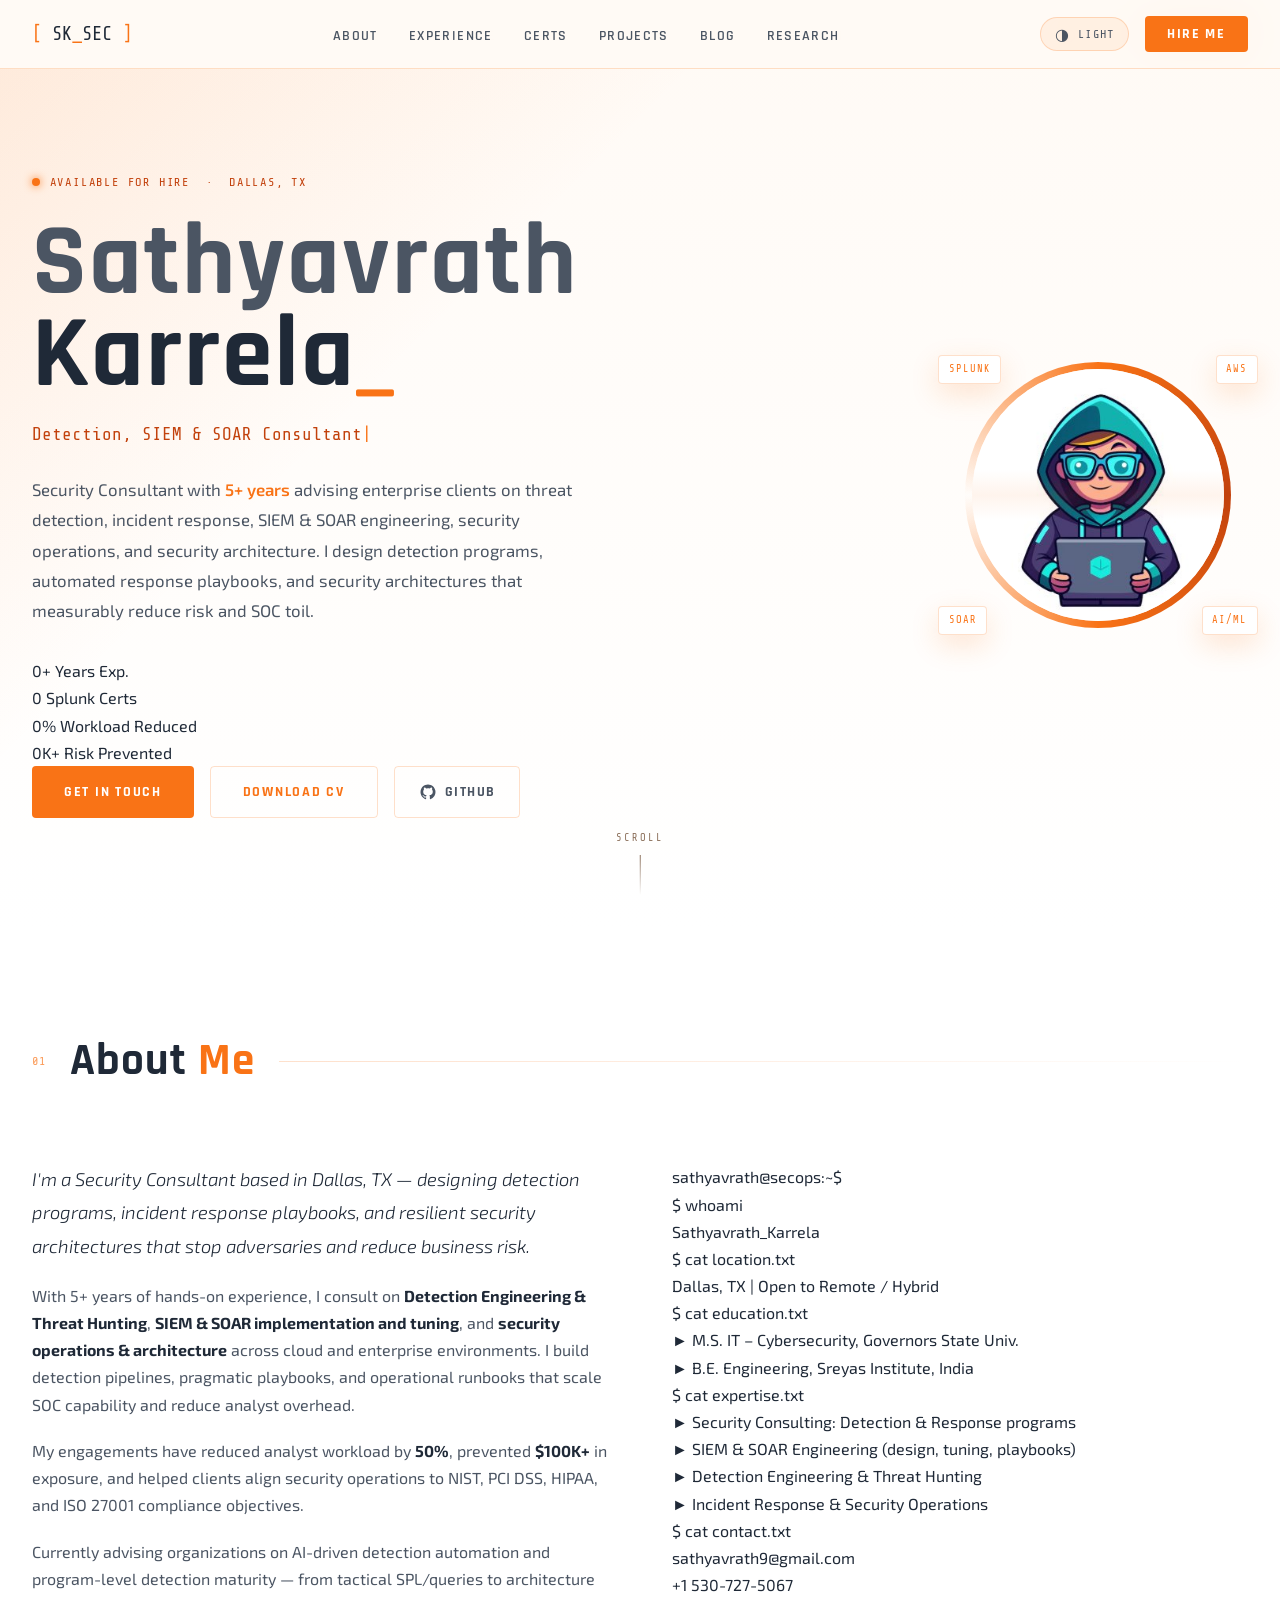
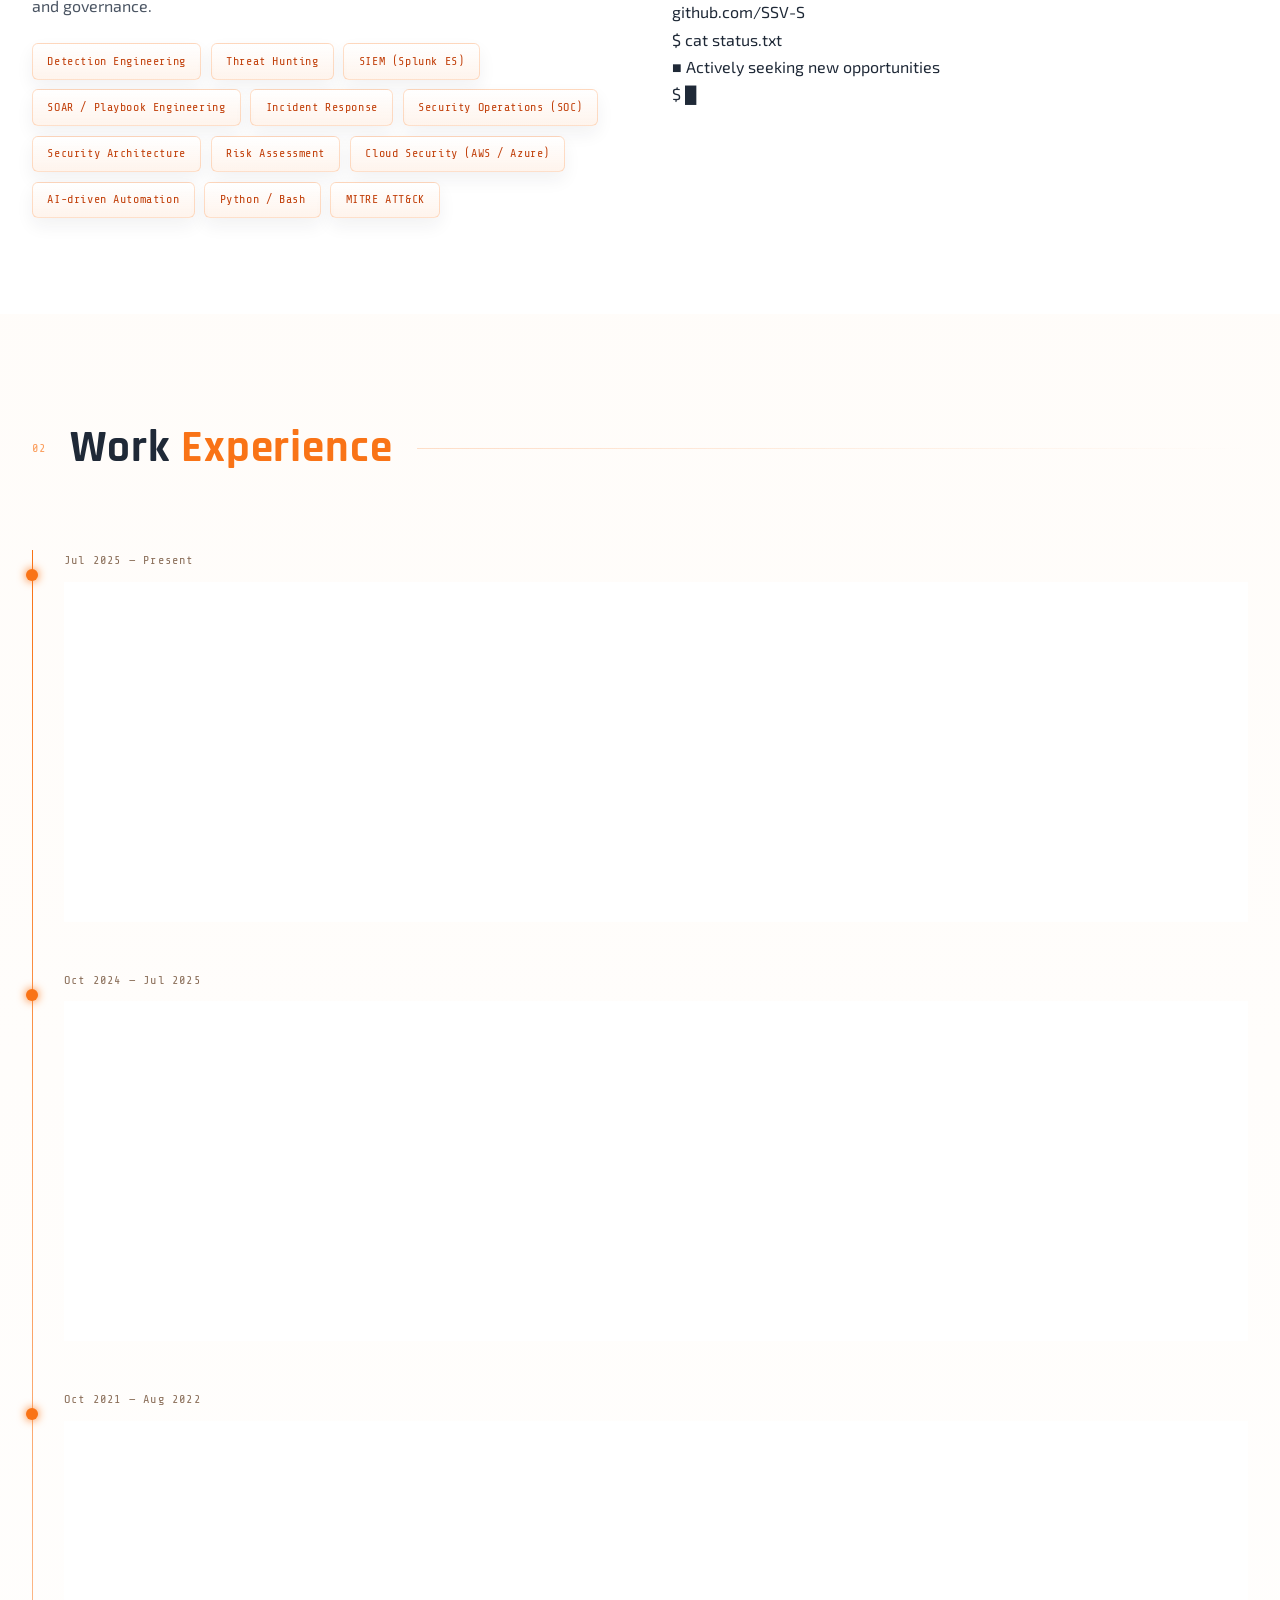
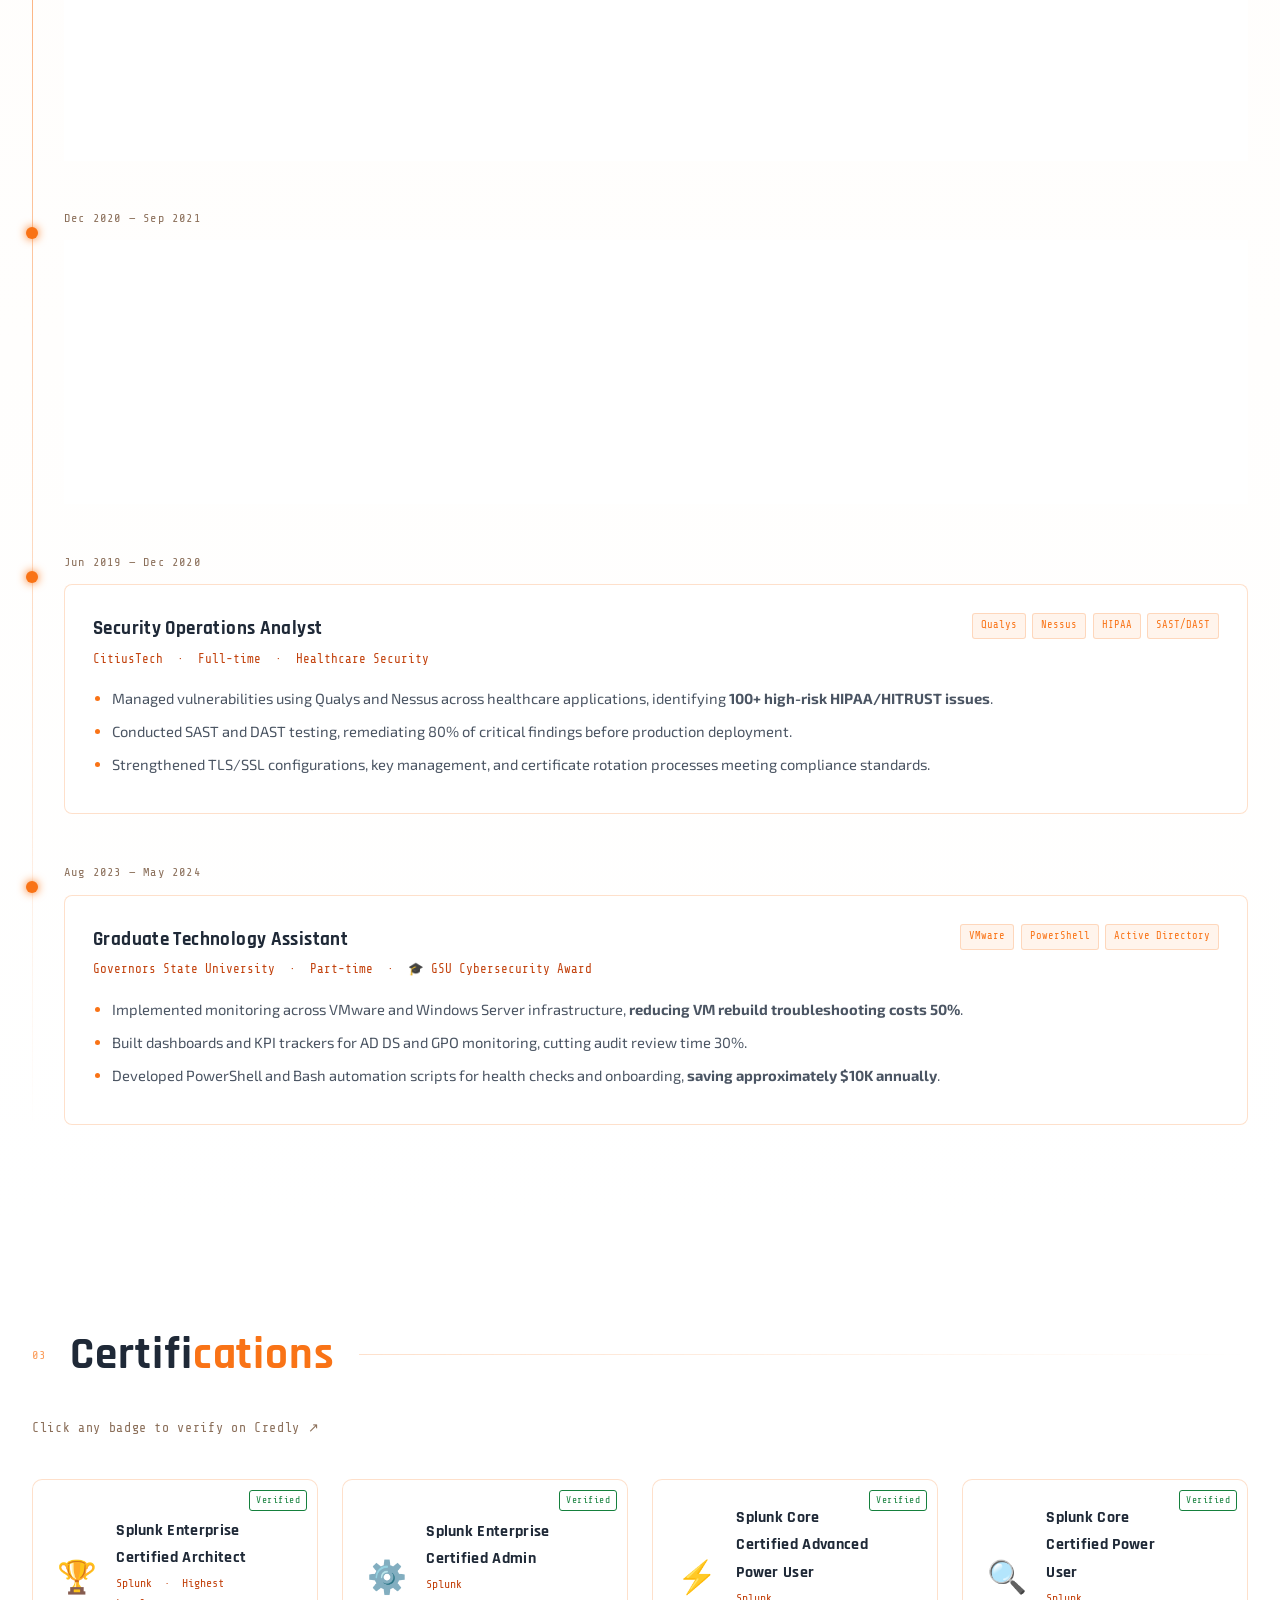
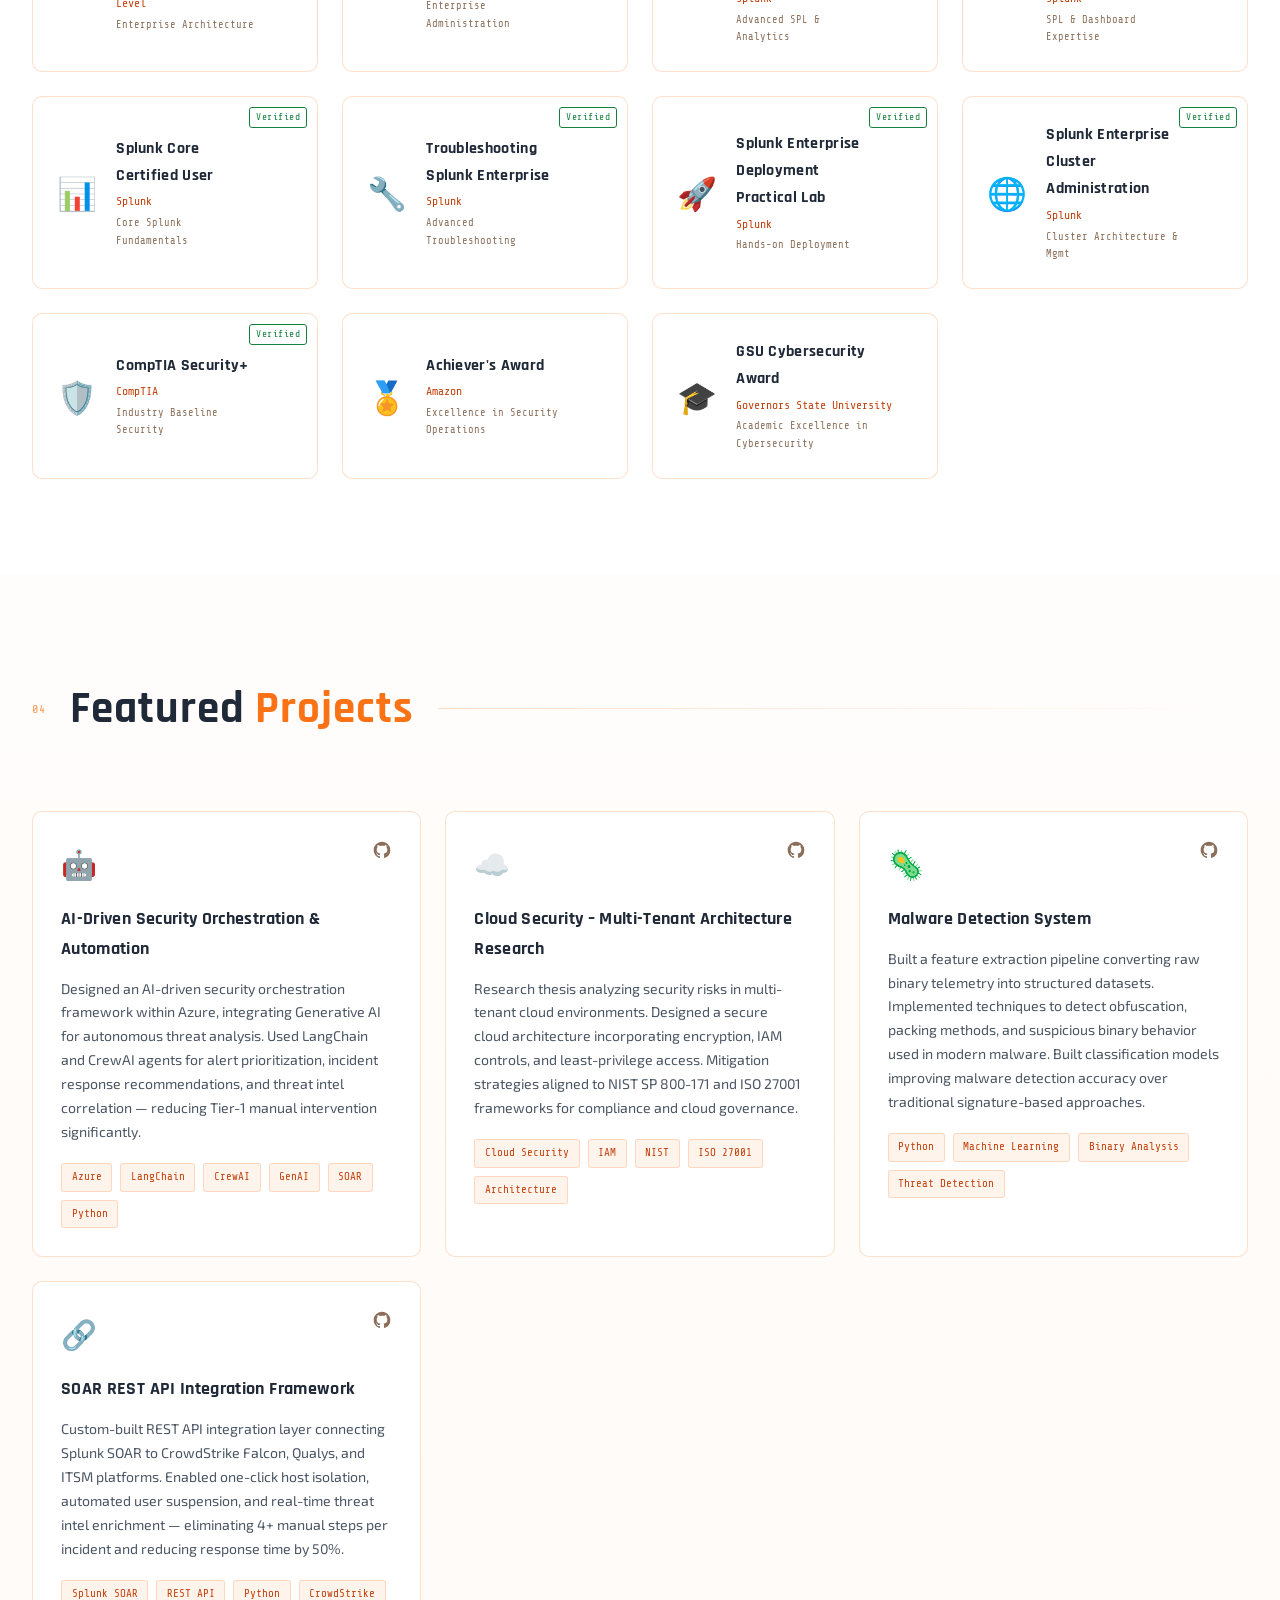
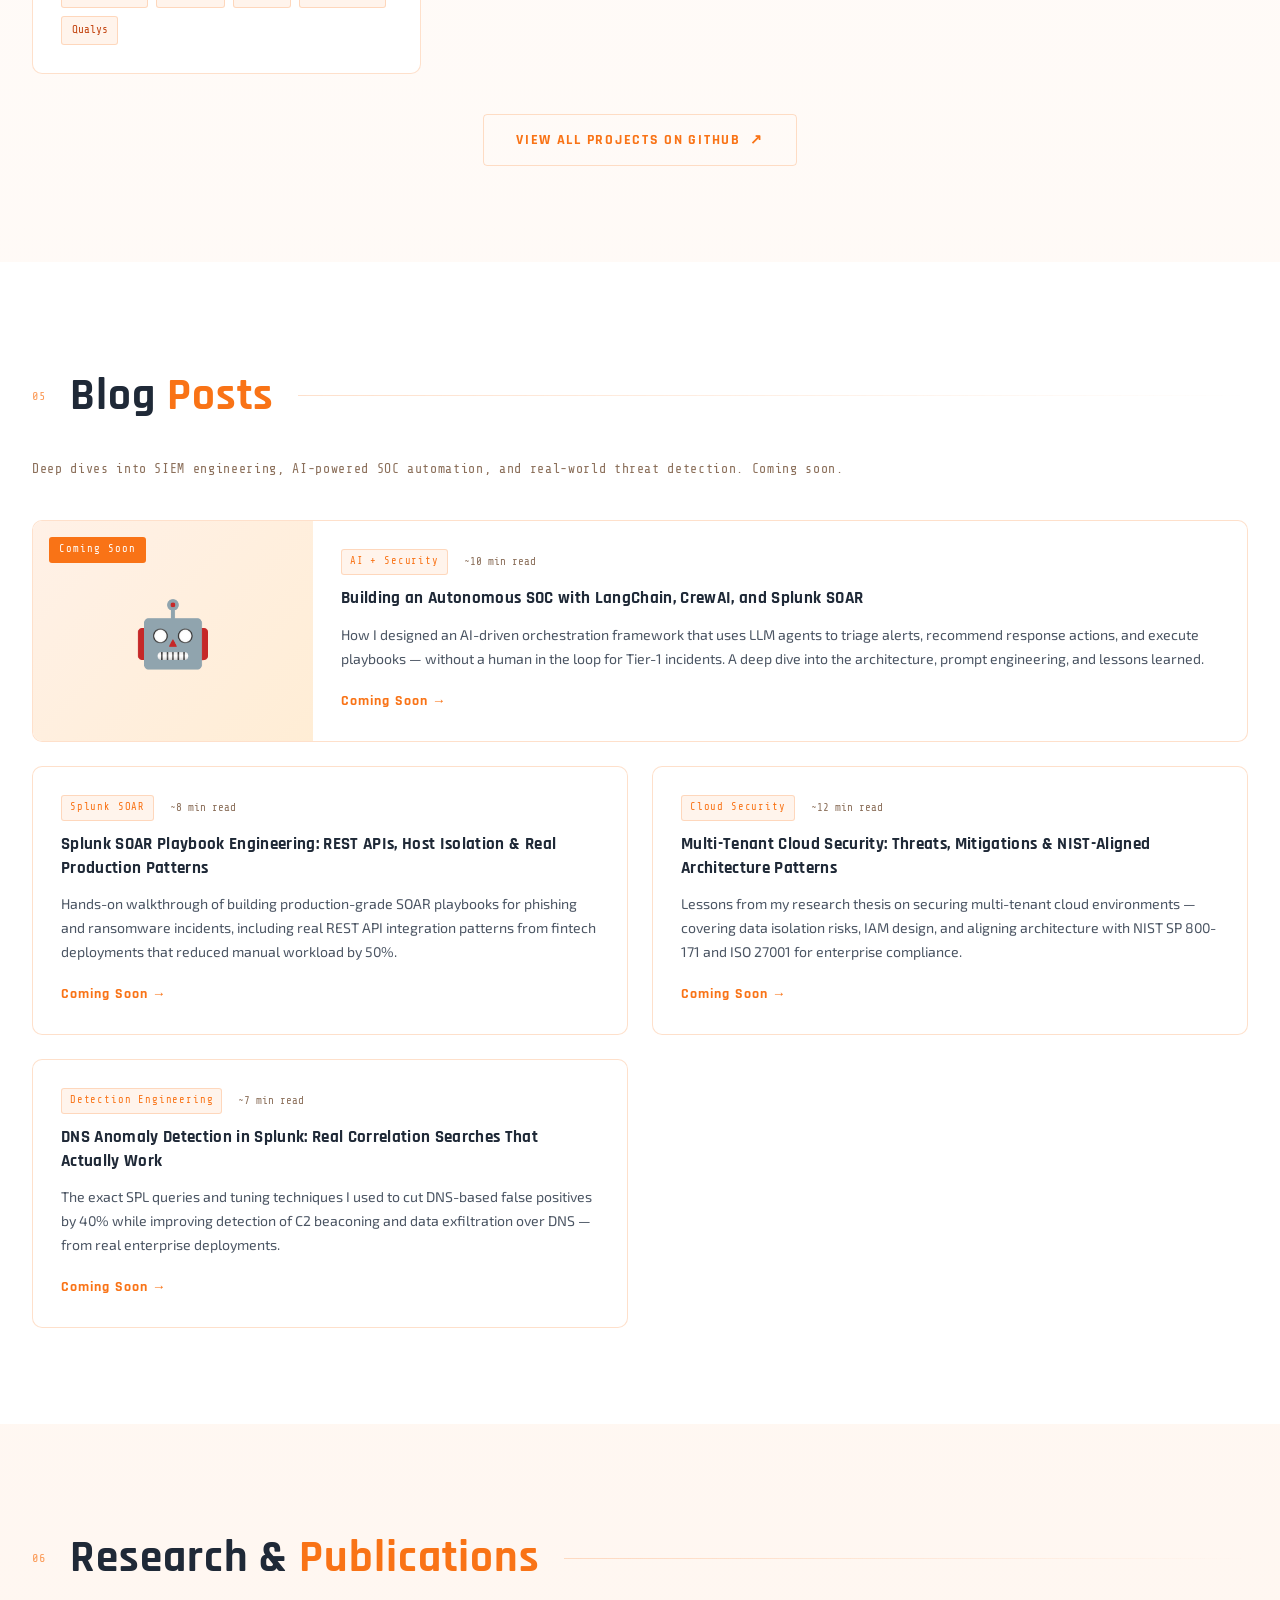
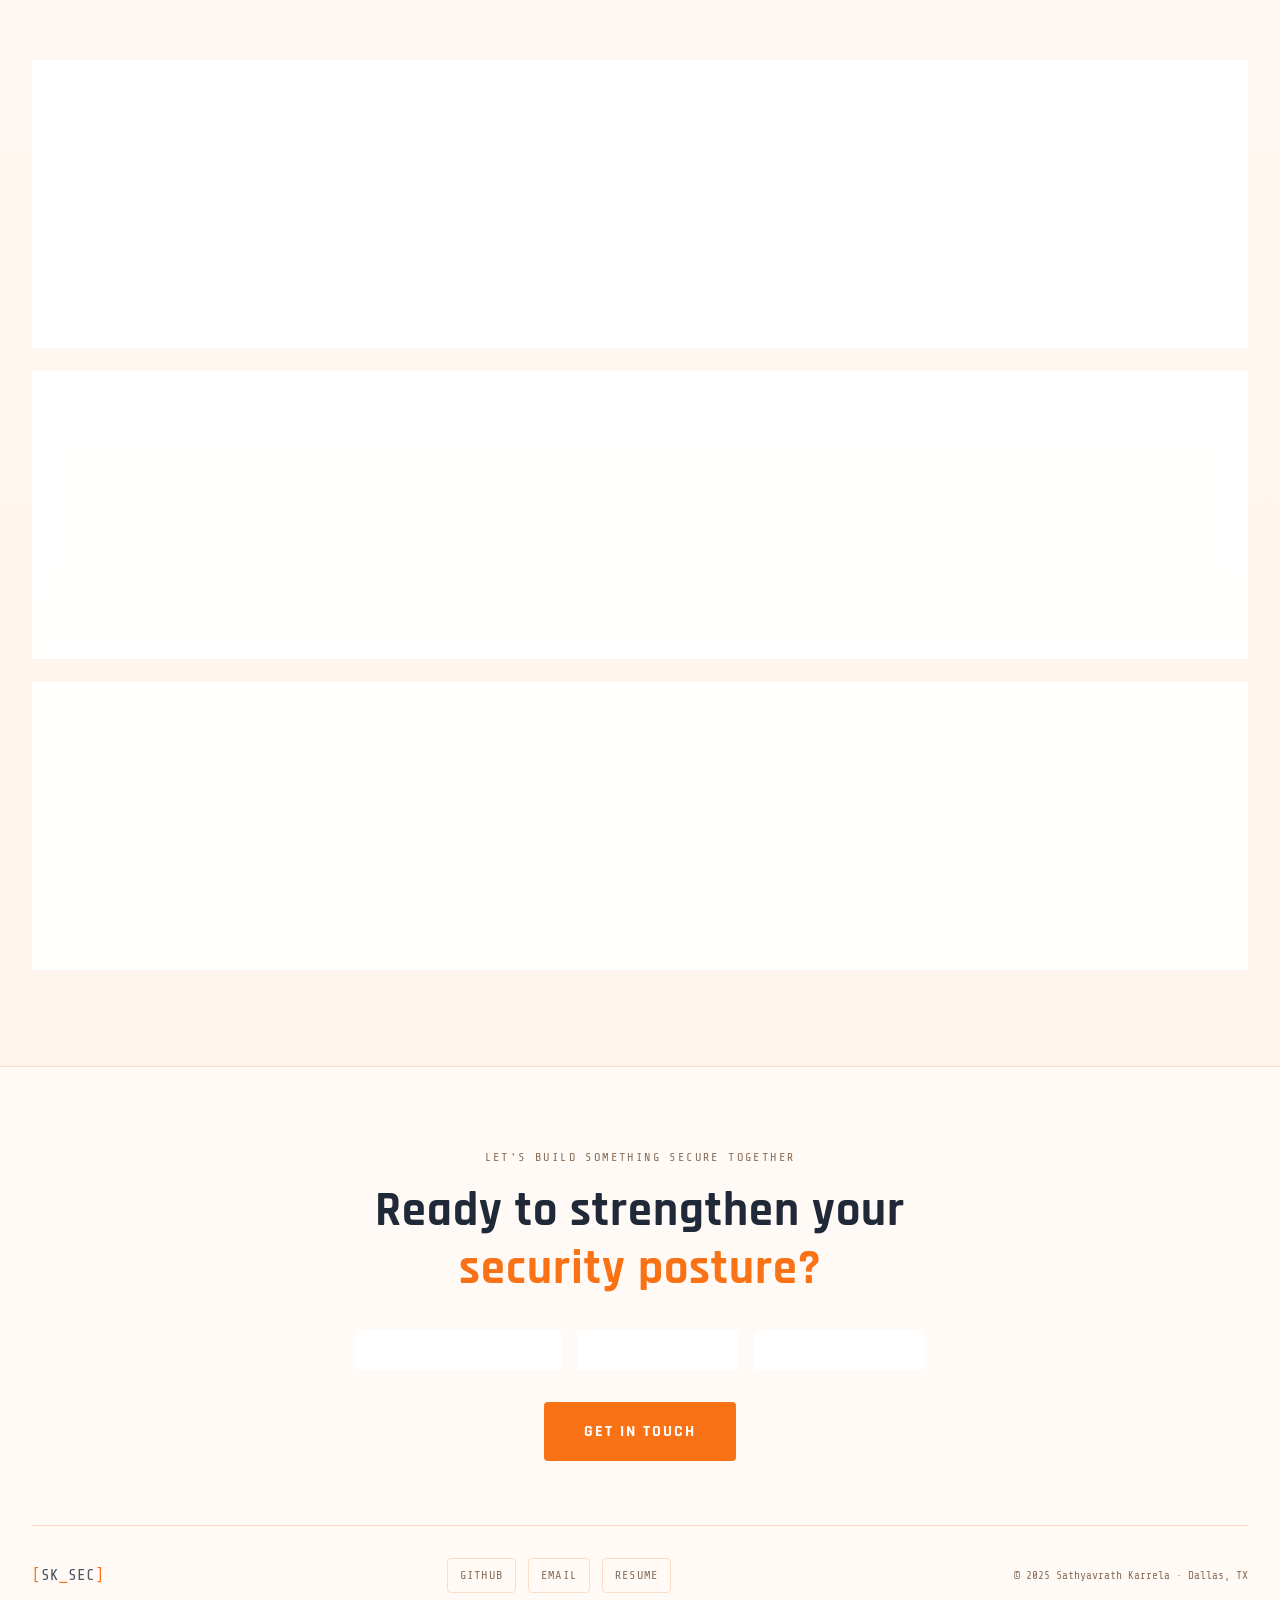
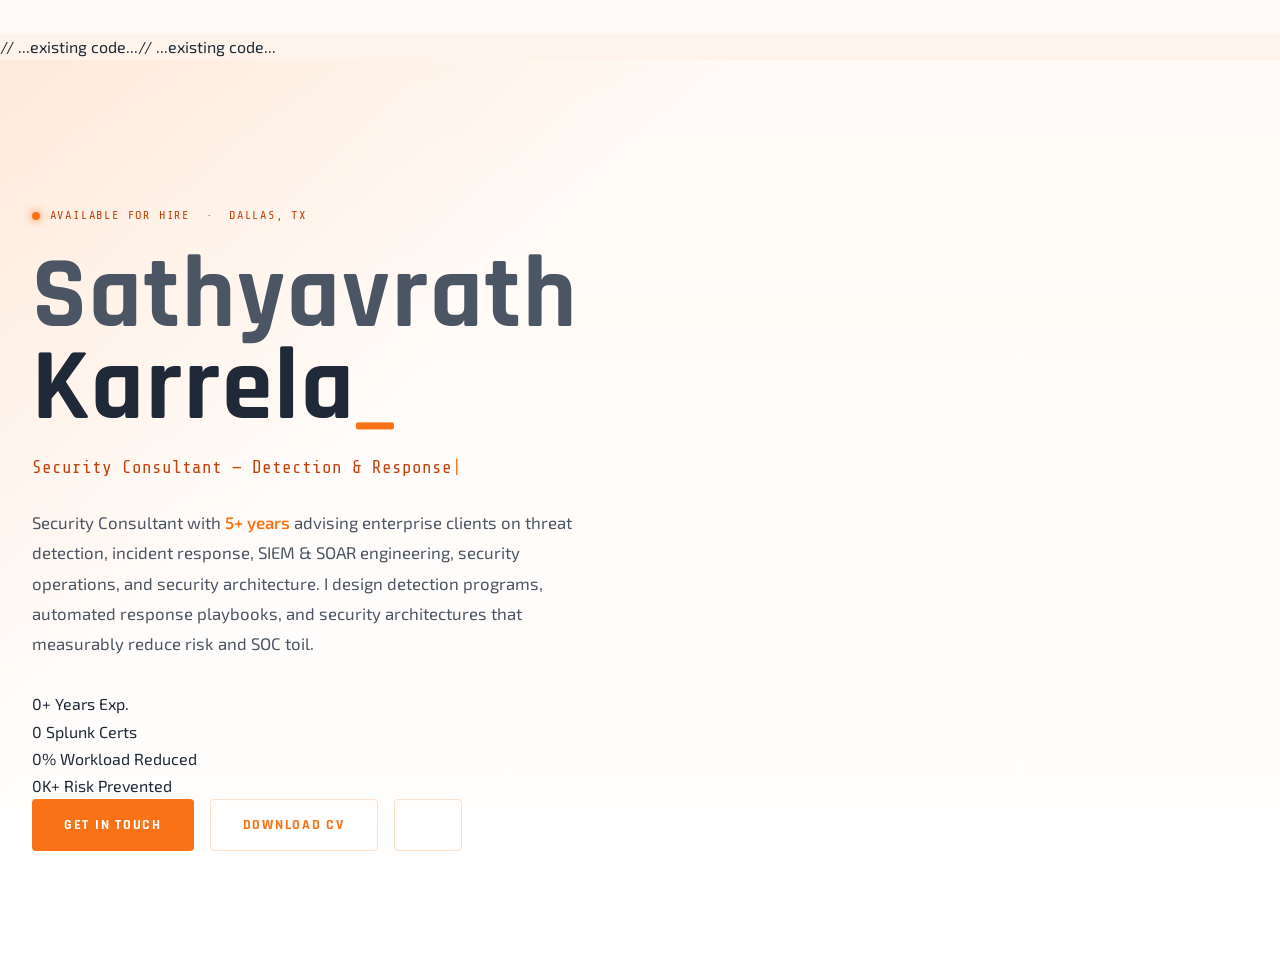
<file: Untitled-1.html>
// ...existing code...
<!DOCTYPE html>
<html lang="en" data-theme="dark">
<head>
  <meta charset="UTF-8" />
  <meta name="viewport" content="width=device-width, initial-scale=1.0"/>
  <title>Sathyavrath Karrela | Security Consultant — Detection & Response</title>
  <meta name="description" content="Sathyavrath Karrela – Security Consultant specializing in Threat Detection, Incident Response, SIEM & SOAR engineering, security operations and security architecture. Dallas, TX."/>
  <link rel="stylesheet" href="style.css" />
  <link rel="preconnect" href="https://fonts.googleapis.com">
  <link href="https://fonts.googleapis.com/css2?family=Share+Tech+Mono&family=Rajdhani:wght@400;500;600;700&family=Exo+2:ital,wght@0,200;0,300;0,400;0,600;0,700;1,300&display=swap" rel="stylesheet">
</head>
<body>

  <canvas id="bg-canvas"></canvas>
  <div id="cursor-dot"></div>
  <div id="cursor-ring"></div>

  <!-- ═══ NAVBAR ═══ -->
  <nav id="navbar">
    <div class="nav-inner">
      <div class="nav-logo">
        <span class="logo-bracket">[</span>
        <span class="logo-text">SK<span class="logo-accent">_</span>SEC</span>
        <span class="logo-bracket">]</span>
      </div>
      <ul class="nav-links">
        <li><a href="#about">About</a></li>
        <li><a href="#experience">Experience</a></li>
        <li><a href="#certifications">Certs</a></li>
        <li><a href="#projects">Projects</a></li>
        <li><a href="#blogs">Blog</a></li>
        <li><a href="#research">Research</a></li>
      </ul>
      <div class="nav-right">
        <button id="theme-toggle" aria-label="Toggle theme">
          <span class="theme-icon">◑</span>
          <span class="theme-label">LIGHT</span>
        </button>
        <button class="nav-cta" onclick="document.getElementById('contact').scrollIntoView({behavior:'smooth'})">Hire Me</button>
        <button class="hamburger" id="hamburger" aria-label="Menu">
          <span></span><span></span><span></span>
        </button>
      </div>
    </div>
    <div class="mobile-menu" id="mobile-menu">
      <a href="#about">About</a>
      <a href="#experience">Experience</a>
      <a href="#certifications">Certs</a>
      <a href="#projects">Projects</a>
      <a href="#blogs">Blog</a>
      <a href="#research">Research</a>
    </div>
  </nav>

  <!-- ═══ HERO ═══ -->
  <section id="hero">
    <div class="hero-inner">
      <div class="hero-left">
        <div class="hero-tag reveal">
          <span class="tag-dot"></span>
          AVAILABLE FOR HIRE &nbsp;·&nbsp; DALLAS, TX
        </div>
        <h1 class="hero-name reveal">
          <span class="line1">Sathyavrath</span>
          <span class="line2">Karrela<span class="cursor-blink">_</span></span>
        </h1>
        <div class="hero-title reveal">
          <span class="typed-wrapper"><span id="typed-text">Security Consultant — Detection & Response</span></span>
        </div>
        <p class="hero-desc reveal">
          Security Consultant with <span class="accent">5+ years</span> advising enterprise clients on threat detection, incident response,
          SIEM & SOAR engineering, security operations, and security architecture. I design detection programs, automated response playbooks,
          and security architectures that measurably reduce risk and SOC toil.
        </p>
        <div class="hero-stats reveal">
          <div class="stat">
            <span class="stat-num" data-count="5">0</span><span class="stat-sym">+</span>
            <span class="stat-label">Years Exp.</span>
          </div>
          <div class="stat-divider"></div>
          <div class="stat">
            <span class="stat-num" data-count="9">0</span>
            <span class="stat-label">Splunk Certs</span>
          </div>
          <div class="stat-divider"></div>
          <div class="stat">
            <span class="stat-num" data-count="50">0</span><span class="stat-sym">%</span>
            <span class="stat-label">Workload Reduced</span>
          </div>
          <div class="stat-divider"></div>
          <div class="stat">
            <span class="stat-num" data-count="100">0</span><span class="stat-sym">K+</span>
            <span class="stat-label">Risk Prevented</span>
          </div>
        </div>
        <div class="hero-cta reveal">
          <a href="mailto:sathyavrath9@gmail.com" class="btn-primary">Get In Touch</a>
          <a href="SecurityConsultant_CV.pdf" class="btn-secondary" download>Download CV</a>
          <a href="https://github.com/SSV-S" target="_blank" class="btn-ghost">
            <svg viewBox="0 0 24 24" fill="currentColor" width="18" height="18"><path d="M12 2C6.477 2 2 6.484 2 12.017c0 4.425 2.865 8.18 6.839 9.504.5.092.682-.217.682-.483 0-.237-.008-.868-.013-1.703-2.782.605-3.369-1.343-3.369-1.343-.454-1.158-1.11-1.466-1.11-1.466-.908-.62.069-.608.069-.608 1.003.07 1.531 1.032 1.531 1.032.892 1.53 2.341 1.088 2.91.832.092-.647.35-1.088.636-1.338-2.22-.253-4.555-1.113-4.555-4.951 0-1.093.39-1.988 1.029-2.688-.103-.253-.446-1.272.098-2.65 0 0 .84-.27 2.75 1.026A9.564 9.564 0 0112 6.844c.85.004 1.705.115 2.504.337 1.909-1.296 2.747-1.027 2.747-1.027.546 1.379.202 2.398.1 2.651.64.7 1.028 1.595 1.028 2.688 0 3.848-2.339 4.695-4.566 4.943.359.309.678.92.678 1.855 0 1.338-.012 2.419-.012 2.747 0 .268.18.58.688.482A10.019 10.019 0 0022 12.017C22 6.484 17.522 2 12 2z"/></svg>
            GitHub
          </a>
        </div>
      </div>
      <div class="hero-right reveal">
        <div class="photo-frame">
          <div class="photo-hex">
            <div class="hex-border"></div>
            <div class="photo-inner">
              <img src="photo.png" alt="Sathyavrath Karrela" />
            </div>
            <div class="hex-scan"></div>
          </div>
          <div class="photo-badge badge-tl">SPLUNK</div>
          <div class="photo-badge badge-tr">AWS</div>
          <div class="photo-badge badge-bl">SOAR</div>
          <div class="photo-badge badge-br">AI/ML</div>
        </div>
      </div>
    </div>
    <div class="scroll-hint">
      <span>SCROLL</span>
      <div class="scroll-line"></div>
    </div>
  </section>

  <!-- ═══ ABOUT ═══ -->
  <section id="about">
    <div class="section-inner">
      <div class="section-header reveal">
        <span class="section-num">01</span>
        <h2>About <span class="accent">Me</span></h2>
        <div class="header-line"></div>
      </div>
      <div class="about-grid">
        <div class="about-text reveal">
          <p class="about-lead">
            I'm a Security Consultant based in Dallas, TX — designing detection programs, incident response playbooks, and resilient security architectures that stop adversaries and reduce business risk.
          </p>
          <p>
            With 5+ years of hands-on experience, I consult on <strong>Detection Engineering & Threat Hunting</strong>,
            <strong>SIEM & SOAR implementation and tuning</strong>, and <strong>security operations & architecture</strong> across cloud and enterprise environments.
            I build detection pipelines, pragmatic playbooks, and operational runbooks that scale SOC capability and reduce analyst overhead.
          </p>
          <p>
            My engagements have reduced analyst workload by <strong>50%</strong>, prevented <strong>$100K+</strong> in exposure,
            and helped clients align security operations to NIST, PCI DSS, HIPAA, and ISO 27001 compliance objectives.
          </p>
          <p>
            Currently advising organizations on AI-driven detection automation and program-level detection maturity — from tactical SPL/queries to architecture and governance.
          </p>
          <div class="skills-grid">
            <div class="skill-tag">Detection Engineering</div>
            <div class="skill-tag">Threat Hunting</div>
            <div class="skill-tag">SIEM (Splunk ES)</div>
            <div class="skill-tag">SOAR / Playbook Engineering</div>
            <div class="skill-tag">Incident Response</div>
            <div class="skill-tag">Security Operations (SOC)</div>
            <div class="skill-tag">Security Architecture</div>
            <div class="skill-tag">Risk Assessment</div>
            <div class="skill-tag">Cloud Security (AWS / Azure)</div>
            <div class="skill-tag">AI-driven Automation</div>
            <div class="skill-tag">Python / Bash</div>
            <div class="skill-tag">MITRE ATT&CK</div>
          </div>
        </div>
        <div class="about-terminal reveal">
          <div class="terminal-header">
            <span class="t-dot red"></span>
            <span class="t-dot yellow"></span>
            <span class="t-dot green"></span>
            <span class="t-title">sathyavrath@secops:~$</span>
          </div>
          <div class="terminal-body" id="terminal-body">
            <div class="t-line"><span class="t-prompt">$</span> whoami</div>
            <div class="t-output">Sathyavrath_Karrela</div>
            <div class="t-line"><span class="t-prompt">$</span> cat location.txt</div>
            <div class="t-output">Dallas, TX  |  Open to Remote / Hybrid</div>
            <div class="t-line"><span class="t-prompt">$</span> cat education.txt</div>
            <div class="t-output t-accent">► M.S. IT – Cybersecurity, Governors State Univ.</div>
            <div class="t-output t-accent">► B.E. Engineering, Sreyas Institute, India</div>
            <div class="t-line"><span class="t-prompt">$</span> cat expertise.txt</div>
            <div class="t-output t-accent">► Security Consulting: Detection & Response programs</div>
            <div class="t-output t-accent">► SIEM & SOAR Engineering (design, tuning, playbooks)</div>
            <div class="t-output t-accent">► Detection Engineering & Threat Hunting</div>
            <div class="t-output t-accent">► Incident Response & Security Operations</div>
            <div class="t-line"><span class="t-prompt">$</span> cat contact.txt</div>
            <div class="t-output t-green">sathyavrath9@gmail.com</div>
            <div class="t-output t-green">+1 530-727-5067</div>
            <div class="t-output t-green">github.com/SSV-S</div>
            <div class="t-line"><span class="t-prompt">$</span> cat status.txt</div>
            <div class="t-output t-green">■ Actively seeking new opportunities</div>
            <div class="t-line"><span class="t-prompt">$</span> <span class="blink-cursor">█</span></div>
          </div>
        </div>
      </div>
    </div>
  </section>

  <!-- ═══ EXPERIENCE ═══ -->
  <section id="experience">
    <div class="section-inner">
      <div class="section-header reveal">
        <span class="section-num">02</span>
        <h2>Work <span class="accent">Experience</span></h2>
        <div class="header-line"></div>
      </div>
      <div class="timeline">

        <div class="timeline-item reveal">
          <div class="tl-dot"></div>
          <div class="tl-date">Jul 2025 — Present</div>
          <div class="tl-card">
            <div class="tl-top">
              <div>
                <h3 class="tl-role">Security Consultant — Detection & Response</h3>
                <span class="tl-company">VistalTech Inc &nbsp;·&nbsp; Fintech &nbsp;·&nbsp; Consultancy</span>
              </div>
              <div class="tl-tags">
                <span>Detection</span><span>SIEM</span><span>SOAR</span><span>Architecture</span>
              </div>
            </div>
            <p class="tl-desc">Consulting on detection strategy, SOC playbook design, and security architecture for fintech clients. Delivering detection frameworks, automated response playbooks, and program-level security operations improvements.</p>
            <ul class="tl-bullets">
              <li>Advised on SIEM architecture and detection engineering across cloud and on-prem telemetry sources.</li>
              <li>Designed and implemented SOAR playbooks and API integrations to automate triage and containment steps.</li>
              <li>Built detection pipelines and tuning standards that reduced false positives and improved analyst throughput.</li>
              <li>Worked with leadership to align security operations with business risk and compliance objectives.</li>
            </ul>
          </div>
        </div>

        <div class="timeline-item reveal">
          <div class="tl-dot"></div>
          <div class="tl-date">Oct 2024 — Jul 2025</div>
          <div class="tl-card">
            <div class="tl-top">
              <div>
                <h3 class="tl-role">Associate Security Consultant — Detection & Response</h3>
                <span class="tl-company">Prudent Technologies and Consulting &nbsp;·&nbsp; Consultancy</span>
              </div>
              <div class="tl-tags">
                <span>Splunk</span><span>Detection</span><span>IR</span><span>Cloud</span>
              </div>
            </div>
            <p class="tl-desc">Delivered detection engineering and incident response engagements for clients — implementing SIEM use cases, building playbooks, and improving operational detection maturity.</p>
            <ul class="tl-bullets">
              <li>Built detection use cases and integrated EDR/Telemetry with SIEM for cross-source correlation.</li>
              <li>Tuned analytics and alerts to reduce noise and shorten time-to-detect.</li>
              <li>Assessed client security operations and proposed roadmaps for SOC capability improvements.</li>
              <li>Delivered hands-on incident response and tabletop exercises to validate detection coverage.</li>
            </ul>
          </div>
        </div>

        <div class="timeline-item reveal">
          <div class="tl-dot"></div>
          <div class="tl-date">Oct 2021 — Aug 2022</div>
          <div class="tl-card">
            <div class="tl-top">
              <div>
                <h3 class="tl-role">Cybersecurity Analyst – Account Security & Risk</h3>
                <span class="tl-company">Amazon &nbsp;·&nbsp; Full-time &nbsp;·&nbsp; 🏆 Achiever's Award</span>
              </div>
              <div class="tl-tags">
                <span>Splunk</span><span>AWS CloudTrail</span><span>IAM</span><span>Phishing IR</span>
              </div>
            </div>
            <p class="tl-desc">Supported enterprise account security operations by monitoring account health metrics, enforcing policy compliance, and assisting with remediation and incident response to protect platform integrity.</p>
            <ul class="tl-bullets">
              <li>Integrated Splunk detections into phishing triage, <strong>reducing downtime 25% and preventing ~$100K in vulnerability exposure</strong>.</li>
              <li>Partnered with IAM and infrastructure teams to onboard AWS CloudTrail and retail logs into Splunk, reducing audit effort 20%.</li>
              <li>Developed Splunk playbooks for phishing and compliance incidents, reducing mean time to resolution 35%.</li>
              <li>Detected <strong>15+ hidden security threats</strong> via proactive hypothesis-based threat hunting using Splunk SIEM telemetry.</li>
            </ul>
          </div>
        </div>

        <div class="timeline-item reveal">
          <div class="tl-dot"></div>
          <div class="tl-date">Dec 2020 — Sep 2021</div>
          <div class="tl-card">
            <div class="tl-top">
              <div>
                <h3 class="tl-role">Security Analyst</h3>
                <span class="tl-company">Universal Financials &nbsp;·&nbsp; Full-time</span>
              </div>
              <div class="tl-tags">
                <span>Pen Testing</span><span>Splunk</span><span>RBAC/MFA</span><span>TLS</span>
              </div>
            </div>
            <ul class="tl-bullets">
              <li>Conducted payment gateway penetration testing; identified SQL injection and insecure deserialization flaws, reducing fraud exposure.</li>
              <li>Enforced TLS 1.2+ and AES-256 encryption standards across applications and payment systems, <strong>reducing breach risk 35%</strong>.</li>
              <li>Implemented RBAC and MFA across user accounts and administrative systems, reducing unauthorized access attempts 40%.</li>
              <li>Optimized Splunk SIEM rules and detection logic, improving security detection accuracy 25%.</li>
            </ul>
          </div>
        </div>

        <div class="timeline-item reveal">
          <div class="tl-dot"></div>
          <div class="tl-date">Jun 2019 — Dec 2020</div>
          <div class="tl-card">
            <div class="tl-top">
              <div>
                <h3 class="tl-role">Security Operations Analyst</h3>
                <span class="tl-company">CitiusTech &nbsp;·&nbsp; Full-time &nbsp;·&nbsp; Healthcare Security</span>
              </div>
              <div class="tl-tags">
                <span>Qualys</span><span>Nessus</span><span>HIPAA</span><span>SAST/DAST</span>
              </div>
            </div>
            <ul class="tl-bullets">
              <li>Managed vulnerabilities using Qualys and Nessus across healthcare applications, identifying <strong>100+ high-risk HIPAA/HITRUST issues</strong>.</li>
              <li>Conducted SAST and DAST testing, remediating 80% of critical findings before production deployment.</li>
              <li>Strengthened TLS/SSL configurations, key management, and certificate rotation processes meeting compliance standards.</li>
            </ul>
          </div>
        </div>

        <div class="timeline-item reveal">
          <div class="tl-dot"></div>
          <div class="tl-date">Aug 2023 — May 2024</div>
          <div class="tl-card">
            <div class="tl-top">
              <div>
                <h3 class="tl-role">Graduate Technology Assistant</h3>
                <span class="tl-company">Governors State University &nbsp;·&nbsp; Part-time &nbsp;·&nbsp; 🎓 GSU Cybersecurity Award</span>
              </div>
              <div class="tl-tags">
                <span>VMware</span><span>PowerShell</span><span>Active Directory</span>
              </div>
            </div>
            <ul class="tl-bullets">
              <li>Implemented monitoring across VMware and Windows Server infrastructure, <strong>reducing VM rebuild troubleshooting costs 50%</strong>.</li>
              <li>Built dashboards and KPI trackers for AD DS and GPO monitoring, cutting audit review time 30%.</li>
              <li>Developed PowerShell and Bash automation scripts for health checks and onboarding, <strong>saving approximately $10K annually</strong>.</li>
            </ul>
          </div>
        </div>

      </div>
    </div>
  </section>

  <!-- ═══ CERTIFICATIONS ═══ -->
  <section id="certifications">
    <div class="section-inner">
      <div class="section-header reveal">
        <span class="section-num">03</span>
        <h2>Certifi<span class="accent">cations</span></h2>
        <div class="header-line"></div>
      </div>
      <p class="section-sub reveal">Click any badge to verify on Credly ↗</p>
      <div class="certs-grid">

        <a href="https://www.credly.com/badges/daa12eb7-148f-4d47-b3cc-8a0ef781a250" target="_blank" rel="noopener" class="cert-card reveal">
          <div class="cert-glow"></div>
          <div class="cert-icon">🏆</div>
          <div class="cert-body">
            <h3>Splunk Enterprise Certified Architect</h3>
            <span class="cert-issuer">Splunk &nbsp;·&nbsp; Highest Level</span>
            <span class="cert-date">Enterprise Architecture</span>
          </div>
          <div class="cert-arrow">↗</div>
          <div class="cert-badge">Verified</div>
        </a>

        <a href="https://www.credly.com/badges/1de0dbb6-2f08-43be-9bb6-41d2b031a50c/print" target="_blank" rel="noopener" class="cert-card reveal">
          <div class="cert-glow"></div>
          <div class="cert-icon">⚙️</div>
          <div class="cert-body">
            <h3>Splunk Enterprise Certified Admin</h3>
            <span class="cert-issuer">Splunk</span>
            <span class="cert-date">Enterprise Administration</span>
          </div>
          <div class="cert-arrow">↗</div>
          <div class="cert-badge">Verified</div>
        </a>

        <a href="https://www.credly.com/badges/c7977766-3580-423d-adf9-4e64f2212103/print" target="_blank" rel="noopener" class="cert-card reveal">
          <div class="cert-glow"></div>
          <div class="cert-icon">⚡</div>
          <div class="cert-body">
            <h3>Splunk Core Certified Advanced Power User</h3>
            <span class="cert-issuer">Splunk</span>
            <span class="cert-date">Advanced SPL & Analytics</span>
          </div>
          <div class="cert-arrow">↗</div>
          <div class="cert-badge">Verified</div>
        </a>

        <a href="https://www.credly.com/badges/1644bba6-dc8e-476d-846b-48cb85e6fd32/print" target="_blank" rel="noopener" class="cert-card reveal">
          <div class="cert-glow"></div>
          <div class="cert-icon">🔍</div>
          <div class="cert-body">
            <h3>Splunk Core Certified Power User</h3>
            <span class="cert-issuer">Splunk</span>
            <span class="cert-date">SPL & Dashboard Expertise</span>
          </div>
          <div class="cert-arrow">↗</div>
          <div class="cert-badge">Verified</div>
        </a>

        <a href="https://www.credly.com/badges/5498b3c0-ae15-4248-939e-924f615c5914/print" target="_blank" rel="noopener" class="cert-card reveal">
          <div class="cert-glow"></div>
          <div class="cert-icon">📊</div>
          <div class="cert-body">
            <h3>Splunk Core Certified User</h3>
            <span class="cert-issuer">Splunk</span>
            <span class="cert-date">Core Splunk Fundamentals</span>
          </div>
          <div class="cert-arrow">↗</div>
          <div class="cert-badge">Verified</div>
        </a>

        <a href="https://www.credly.com/badges/add1b674-b938-4da4-970a-7a7db0bd40a0" target="_blank" rel="noopener" class="cert-card reveal">
          <div class="cert-glow"></div>
          <div class="cert-icon">🔧</div>
          <div class="cert-body">
            <h3>Troubleshooting Splunk Enterprise</h3>
            <span class="cert-issuer">Splunk</span>
            <span class="cert-date">Advanced Troubleshooting</span>
          </div>
          <div class="cert-arrow">↗</div>
          <div class="cert-badge">Verified</div>
        </a>

        <a href="https://www.credly.com/badges/5e64d4b4-e85c-467f-976c-d669a0938eb3" target="_blank" rel="noopener" class="cert-card reveal">
          <div class="cert-glow"></div>
          <div class="cert-icon">🚀</div>
          <div class="cert-body">
            <h3>Splunk Enterprise Deployment Practical Lab</h3>
            <span class="cert-issuer">Splunk</span>
            <span class="cert-date">Hands-on Deployment</span>
          </div>
          <div class="cert-arrow">↗</div>
          <div class="cert-badge">Verified</div>
        </a>

        <a href="https://www.credly.com/badges/aa5bce3b-7f65-4b94-ac57-3b647802de40" target="_blank" rel="noopener" class="cert-card reveal">
          <div class="cert-glow"></div>
          <div class="cert-icon">🌐</div>
          <div class="cert-body">
            <h3>Splunk Enterprise Cluster Administration</h3>
            <span class="cert-issuer">Splunk</span>
            <span class="cert-date">Cluster Architecture & Mgmt</span>
          </div>
          <div class="cert-arrow">↗</div>
          <div class="cert-badge">Verified</div>
        </a>

        <a href="https://www.credly.com/badges/b7e4da94-752c-4883-8332-50b40a8bd8e6/public_url" target="_blank" rel="noopener" class="cert-card reveal">
          <div class="cert-glow"></div>
          <div class="cert-icon">🛡️</div>
          <div class="cert-body">
            <h3>CompTIA Security+</h3>
            <span class="cert-issuer">CompTIA</span>
            <span class="cert-date">Industry Baseline Security</span>
          </div>
          <div class="cert-arrow">↗</div>
          <div class="cert-badge">Verified</div>
        </a>

        <div class="cert-card reveal cert-award no-link">
          <div class="cert-glow"></div>
          <div class="cert-icon">🏅</div>
          <div class="cert-body">
            <h3>Achiever's Award</h3>
            <span class="cert-issuer">Amazon</span>
            <span class="cert-date">Excellence in Security Operations</span>
          </div>
        </div>

        <div class="cert-card reveal cert-award no-link">
          <div class="cert-glow"></div>
          <div class="cert-icon">🎓</div>
          <div class="cert-body">
            <h3>GSU Cybersecurity Award</h3>
            <span class="cert-issuer">Governors State University</span>
            <span class="cert-date">Academic Excellence in Cybersecurity</span>
          </div>
        </div>

      </div>
    </div>
  </section>

  <!-- ═══ PROJECTS ═══ -->
  <section id="projects">
    <div class="section-inner">
      <div class="section-header reveal">
        <span class="section-num">04</span>
        <h2>Featured <span class="accent">Projects</span></h2>
        <div class="header-line"></div>
      </div>
      <div class="projects-grid">

        <div class="project-card reveal">
          <div class="proj-top">
            <div class="proj-icon">🤖</div>
            <div class="proj-links">
              <a href="https://github.com/SSV-S" target="_blank" class="proj-link" title="View on GitHub">
                <svg viewBox="0 0 24 24" fill="currentColor" width="20" height="20"><path d="M12 2C6.477 2 2 6.484 2 12.017c0 4.425 2.865 8.18 6.839 9.504.5.092.682-.217.682-.483 0-.237-.008-.868-.013-1.703-2.782.605-3.369-1.343-3.369-1.343-.454-1.158-1.11-1.466-1.11-1.466-.908-.62.069-.608.069-.608 1.003.07 1.531 1.032 1.531 1.032.892 1.53 2.341 1.088 2.91.832.092-.647.35-1.088.636-1.338-2.22-.253-4.555-1.113-4.555-4.951 0-1.093.39-1.988 1.029-2.688-.103-.253-.446-1.272.098-2.65 0 0 .84-.27 2.75 1.026A9.564 9.564 0 0112 6.844c.85.004 1.705.115 2.504.337 1.909-1.296 2.747-1.027 2.747-1.027.546 1.379.202 2.398.1 2.651.64.7 1.028 1.595 1.028 2.688 0 3.848-2.339 4.695-4.566 4.943.359.309.678.92.678 1.855 0 1.338-.012 2.419-.012 2.747 0 .268.18.58.688.482A10.019 10.019 0 0022 12.017C22 6.484 17.522 2 12 2z"/></svg>
              </a>
            </div>
          </div>
          <h3 class="proj-title">AI-Driven Security Orchestration & Automation</h3>
          <p class="proj-desc">Designed an AI-driven security orchestration framework within Azure, integrating Generative AI for autonomous threat analysis. Used LangChain and CrewAI agents for alert prioritization, incident response recommendations, and threat intel correlation — reducing Tier-1 manual intervention significantly.</p>
          <div class="proj-tags">
            <span>Azure</span><span>LangChain</span><span>CrewAI</span><span>GenAI</span><span>SOAR</span><span>Python</span>
          </div>
        </div>

        <div class="project-card reveal">
          <div class="proj-top">
            <div class="proj-icon">☁️</div>
            <div class="proj-links">
              <a href="https://github.com/SSV-S" target="_blank" class="proj-link" title="View on GitHub">
                <svg viewBox="0 0 24 24" fill="currentColor" width="20" height="20"><path d="M12 2C6.477 2 2 6.484 2 12.017c0 4.425 2.865 8.18 6.839 9.504.5.092.682-.217.682-.483 0-.237-.008-.868-.013-1.703-2.782.605-3.369-1.343-3.369-1.343-.454-1.158-1.11-1.466-1.11-1.466-.908-.62.069-.608.069-.608 1.003.07 1.531 1.032 1.531 1.032.892 1.53 2.341 1.088 2.91.832.092-.647.35-1.088.636-1.338-2.22-.253-4.555-1.113-4.555-4.951 0-1.093.39-1.988 1.029-2.688-.103-.253-.446-1.272.098-2.65 0 0 .84-.27 2.75 1.026A9.564 9.564 0 0112 6.844c.85.004 1.705.115 2.504.337 1.909-1.296 2.747-1.027 2.747-1.027.546 1.379.202 2.398.1 2.651.64.7 1.028 1.595 1.028 2.688 0 3.848-2.339 4.695-4.566 4.943.359.309.678.92.678 1.855 0 1.338-.012 2.419-.012 2.747 0 .268.18.58.688.482A10.019 10.019 0 0022 12.017C22 6.484 17.522 2 12 2z"/></svg>
              </a>
            </div>
          </div>
          <h3 class="proj-title">Cloud Security – Multi-Tenant Architecture Research</h3>
          <p class="proj-desc">Research thesis analyzing security risks in multi-tenant cloud environments. Designed a secure cloud architecture incorporating encryption, IAM controls, and least-privilege access. Mitigation strategies aligned to NIST SP 800-171 and ISO 27001 frameworks for compliance and cloud governance.</p>
          <div class="proj-tags">
            <span>Cloud Security</span><span>IAM</span><span>NIST</span><span>ISO 27001</span><span>Architecture</span>
          </div>
        </div>

        <div class="project-card reveal">
          <div class="proj-top">
            <div class="proj-icon">🦠</div>
            <div class="proj-links">
              <a href="https://github.com/SSV-S" target="_blank" class="proj-link" title="View on GitHub">
                <svg viewBox="0 0 24 24" fill="currentColor" width="20" height="20"><path d="M12 2C6.477 2 2 6.484 2 12.017c0 4.425 2.865 8.18 6.839 9.504.5.092.682-.217.682-.483 0-.237-.008-.868-.013-1.703-2.782.605-3.369-1.343-3.369-1.343-.454-1.158-1.11-1.466-1.11-1.466-.908-.62.069-.608.069-.608 1.003.07 1.531 1.032 1.531 1.032.892 1.53 2.341 1.088 2.91.832.092-.647.35-1.088.636-1.338-2.22-.253-4.555-1.113-4.555-4.951 0-1.093.39-1.988 1.029-2.688-.103-.253-.446-1.272.098-2.65 0 0 .84-.27 2.75 1.026A9.564 9.564 0 0112 6.844c.85.004 1.705.115 2.504.337 1.909-1.296 2.747-1.027 2.747-1.027.546 1.379.202 2.398.1 2.651.64.7 1.028 1.595 1.028 2.688 0 3.848-2.339 4.695-4.566 4.943.359.309.678.92.678 1.855 0 1.338-.012 2.419-.012 2.747 0 .268.18.58.688.482A10.019 10.019 0 0022 12.017C22 6.484 17.522 2 12 2z"/></svg>
              </a>
            </div>
          </div>
          <h3 class="proj-title">Malware Detection System</h3>
          <p class="proj-desc">Built a feature extraction pipeline converting raw binary telemetry into structured datasets. Implemented techniques to detect obfuscation, packing methods, and suspicious binary behavior used in modern malware. Built classification models improving malware detection accuracy over traditional signature-based approaches.</p>
          <div class="proj-tags">
            <span>Python</span><span>Machine Learning</span><span>Binary Analysis</span><span>Threat Detection</span>
          </div>
        </div>

        <div class="project-card reveal">
          <div class="proj-top">
            <div class="proj-icon">🔗</div>
            <div class="proj-links">
              <a href="https://github.com/SSV-S" target="_blank" class="proj-link" title="View on GitHub">
                <svg viewBox="0 0 24 24" fill="currentColor" width="20" height="20"><path d="M12 2C6.477 2 2 6.484 2 12.017c0 4.425 2.865 8.18 6.839 9.504.5.092.682-.217.682-.483 0-.237-.008-.868-.013-1.703-2.782.605-3.369-1.343-3.369-1.343-.454-1.158-1.11-1.466-1.11-1.466-.908-.62.069-.608.069-.608 1.003.07 1.531 1.032 1.531 1.032.892 1.53 2.341 1.088 2.91.832.092-.647.35-1.088.636-1.338-2.22-.253-4.555-1.113-4.555-4.951 0-1.093.39-1.988 1.029-2.688-.103-.253-.446-1.272.098-2.65 0 0 .84-.27 2.75 1.026A9.564 9.564 0 0112 6.844c.85.004 1.705.115 2.504.337 1.909-1.296 2.747-1.027 2.747-1.027.546 1.379.202 2.398.1 2.651.64.7 1.028 1.595 1.028 2.688 0 3.848-2.339 4.695-4.566 4.943.359.309.678.92.678 1.855 0 1.338-.012 2.419-.012 2.747 0 .268.18.58.688.482A10.019 10.019 0 0022 12.017C22 6.484 17.522 2 12 2z"/></svg>
              </a>
            </div>
          </div>
          <h3 class="proj-title">SOAR REST API Integration Framework</h3>
          <p class="proj-desc">Custom-built REST API integration layer connecting Splunk SOAR to CrowdStrike Falcon, Qualys, and ITSM platforms. Enabled one-click host isolation, automated user suspension, and real-time threat intel enrichment — eliminating 4+ manual steps per incident and reducing response time by 50%.</p>
          <div class="proj-tags">
            <span>Splunk SOAR</span><span>REST API</span><span>Python</span><span>CrowdStrike</span><span>Qualys</span>
          </div>
        </div>

      </div>
      <div class="projects-cta reveal">
        <a href="https://github.com/SSV-S" target="_blank" class="btn-secondary">
          View All Projects on GitHub &nbsp;↗
        </a>
      </div>
    </div>
  </section>

  <!-- ═══ BLOGS ═══ -->
  <section id="blogs">
    <div class="section-inner">
      <div class="section-header reveal">
        <span class="section-num">05</span>
        <h2>Blog <span class="accent">Posts</span></h2>
        <div class="header-line"></div>
      </div>
      <p class="section-sub reveal">Deep dives into SIEM engineering, AI-powered SOC automation, and real-world threat detection. Coming soon.</p>
      <div class="blogs-grid">

        <article class="blog-card reveal featured">
          <div class="blog-img-wrap">
            <div class="blog-img-placeholder"><span>🤖</span></div>
            <span class="blog-featured-tag">Coming Soon</span>
          </div>
          <div class="blog-content">
            <div class="blog-meta">
              <span class="blog-cat">AI + Security</span>
              <span class="blog-read">~10 min read</span>
            </div>
            <h3>Building an Autonomous SOC with LangChain, CrewAI, and Splunk SOAR</h3>
            <p>How I designed an AI-driven orchestration framework that uses LLM agents to triage alerts, recommend response actions, and execute playbooks — without a human in the loop for Tier-1 incidents. A deep dive into the architecture, prompt engineering, and lessons learned.</p>
            <a href="#" class="blog-readmore">Coming Soon →</a>
          </div>
        </article>

        <article class="blog-card reveal">
          <div class="blog-content">
            <div class="blog-meta">
              <span class="blog-cat">Splunk SOAR</span>
              <span class="blog-read">~8 min read</span>
            </div>
            <h3>Splunk SOAR Playbook Engineering: REST APIs, Host Isolation & Real Production Patterns</h3>
            <p>Hands-on walkthrough of building production-grade SOAR playbooks for phishing and ransomware incidents, including real REST API integration patterns from fintech deployments that reduced manual workload by 50%.</p>
            <a href="#" class="blog-readmore">Coming Soon →</a>
          </div>
        </article>

        <article class="blog-card reveal">
          <div class="blog-content">
            <div class="blog-meta">
              <span class="blog-cat">Cloud Security</span>
              <span class="blog-read">~12 min read</span>
            </div>
            <h3>Multi-Tenant Cloud Security: Threats, Mitigations & NIST-Aligned Architecture Patterns</h3>
            <p>Lessons from my research thesis on securing multi-tenant cloud environments — covering data isolation risks, IAM design, and aligning architecture with NIST SP 800-171 and ISO 27001 for enterprise compliance.</p>
            <a href="#" class="blog-readmore">Coming Soon →</a>
          </div>
        </article>

        <article class="blog-card reveal">
          <div class="blog-content">
            <div class="blog-meta">
              <span class="blog-cat">Detection Engineering</span>
              <span class="blog-read">~7 min read</span>
            </div>
            <h3>DNS Anomaly Detection in Splunk: Real Correlation Searches That Actually Work</h3>
            <p>The exact SPL queries and tuning techniques I used to cut DNS-based false positives by 40% while improving detection of C2 beaconing and data exfiltration over DNS — from real enterprise deployments.</p>
            <a href="#" class="blog-readmore">Coming Soon →</a>
          </div>
        </article>

      </div>
    </div>
  </section>

  <!-- ═══ RESEARCH ═══ -->
  <section id="research">
    <div class="section-inner">
      <div class="section-header reveal">
        <span class="section-num">06</span>
        <h2>Research & <span class="accent">Publications</span></h2>
        <div class="header-line"></div>
      </div>
      <div class="research-list">

        <div class="research-card reveal">
          <div class="research-year">2024</div>
          <div class="research-body">
            <span class="research-type">Master's Thesis</span>
            <h3>Security Risks in Multi-Tenant Cloud Environments: Threats, Architecture, and Compliance Frameworks</h3>
            <p class="research-venue">Governors State University · M.S. Information Technology – Cybersecurity · May 2024</p>
            <p class="research-abstract">Comprehensive research analyzing security risks inherent to multi-tenant cloud infrastructure — including data isolation failures, access control weaknesses, and shared resource exploitation. Proposed a secure cloud architecture incorporating encryption at rest and in transit, zero-trust IAM controls, and least-privilege access patterns. All mitigation strategies aligned to NIST SP 800-171 and ISO 27001 to strengthen compliance and cloud governance practices.</p>
            <div class="research-links">
              <a href="https://github.com/SSV-S" class="res-link">💻 GitHub</a>
            </div>
          </div>
        </div>

        <div class="research-card reveal">
          <div class="research-year">2024</div>
          <div class="research-body">
            <span class="research-type">Technical Research</span>
            <h3>AI-Driven Security Orchestration: Autonomous SOC Workflows Using Generative AI and SOAR Integration</h3>
            <p class="research-venue">Independent Research · Azure + LangChain + CrewAI + Splunk SOAR · 2024</p>
            <p class="research-abstract">Designed and implemented an AI-driven security orchestration framework within Azure integrating Generative AI for autonomous threat analysis and response. Applied LLM-based alert prioritization, intelligent incident response recommendations, and automated threat intelligence correlation — demonstrating significant improvement in security event response efficiency by reducing manual analyst intervention for Tier-1 incidents through autonomous agentic workflows.</p>
            <div class="research-links">
              <a href="https://github.com/SSV-S" class="res-link">💻 GitHub</a>
            </div>
          </div>
        </div>

        <div class="research-card reveal">
          <div class="research-year">2024</div>
          <div class="research-body">
            <span class="research-type">Technical Research</span>
            <h3>Malware Detection via Binary Feature Extraction and Behavioral Classification</h3>
            <p class="research-venue">Independent Research · Python + Machine Learning · 2024</p>
            <p class="research-abstract">Developed a structured research project around modern malware detection using binary telemetry analysis. Built a feature extraction pipeline to identify obfuscation patterns, packing methods, and anomalous binary behaviors indicative of sophisticated malware. Implemented ML classification models achieving improved detection accuracy over traditional signature-based approaches, with particular focus on detecting evasion techniques used by modern threat actors.</p>
            <div class="research-links">
              <a href="https://github.com/SSV-S" class="res-link">💻 GitHub</a>
            </div>
          </div>
        </div>

      </div>
    </div>
  </section>

  <!-- ═══ FOOTER / CONTACT ═══ -->
  <footer id="contact">
    <div class="footer-inner">
      <div class="footer-cta reveal">
        <p class="footer-sub">Let's build something secure together</p>
        <h2 class="footer-heading">Ready to strengthen your<br><span class="accent">security posture?</span></h2>
        <div class="footer-contact-chips reveal">
          <a href="mailto:sathyavrath9@gmail.com" class="contact-chip">✉ sathyavrath9@gmail.com</a>
          <a href="tel:+15307275067" class="contact-chip">📞 +1 530-727-5067</a>
          <a href="https://github.com/SSV-S" target="_blank" class="contact-chip">💻 github.com/SSV-S</a>
        </div>
        <a href="mailto:sathyavrath9@gmail.com" class="btn-primary large">Get In Touch</a>
      </div>
      <div class="footer-bottom">
        <div class="footer-logo">
          <span class="logo-bracket">[</span>SK<span class="logo-accent">_</span>SEC<span class="logo-bracket">]</span>
        </div>
        <div class="footer-socials">
          <a href="https://github.com/SSV-S" target="_blank">GitHub</a>
          <a href="mailto:sathyavrath9@gmail.com">Email</a>
          <a href="SecurityConsultant_CV.pdf" download>Resume</a>
        </div>
        <p class="footer-copy">© 2025 Sathyavrath Karrela · Dallas, TX</p>
      </div>
    </div>
  </footer>

  <script src="script.js"></script>
</body>
</html>
// ...existing code...// ...existing code...
<!DOCTYPE html>
<html lang="en" data-theme="dark">
<head>
  <meta charset="UTF-8" />
  <meta name="viewport" content="width=device-width, initial-scale=1.0"/>
  <title>Sathyavrath Karrela | Security Consultant — Detection & Response</title>
  <meta name="description" content="Sathyavrath Karrela – Security Consultant specializing in Threat Detection, Incident Response, SIEM & SOAR engineering, security operations and security architecture. Dallas, TX."/>
  <link rel="stylesheet" href="style.css" />
  <link rel="preconnect" href="https://fonts.googleapis.com">
  <link href="https://fonts.googleapis.com/css2?family=Share+Tech+Mono&family=Rajdhani:wght@400;500;600;700&family=Exo+2:ital,wght@0,200;0,300;0,400;0,600;0,700;1,300&display=swap" rel="stylesheet">
</head>
<body>

  <canvas id="bg-canvas"></canvas>
  <div id="cursor-dot"></div>
  <div id="cursor-ring"></div>

  <!-- ═══ NAVBAR ═══ -->
  <nav id="navbar">
    <div class="nav-inner">
      <div class="nav-logo">
        <span class="logo-bracket">[</span>
        <span class="logo-text">SK<span class="logo-accent">_</span>SEC</span>
        <span class="logo-bracket">]</span>
      </div>
      <ul class="nav-links">
        <li><a href="#about">About</a></li>
        <li><a href="#experience">Experience</a></li>
        <li><a href="#certifications">Certs</a></li>
        <li><a href="#projects">Projects</a></li>
        <li><a href="#blogs">Blog</a></li>
        <li><a href="#research">Research</a></li>
      </ul>
      <div class="nav-right">
        <button id="theme-toggle" aria-label="Toggle theme">
          <span class="theme-icon">◑</span>
          <span class="theme-label">LIGHT</span>
        </button>
        <button class="nav-cta" onclick="document.getElementById('contact').scrollIntoView({behavior:'smooth'})">Hire Me</button>
        <button class="hamburger" id="hamburger" aria-label="Menu">
          <span></span><span></span><span></span>
        </button>
      </div>
    </div>
    <div class="mobile-menu" id="mobile-menu">
      <a href="#about">About</a>
      <a href="#experience">Experience</a>
      <a href="#certifications">Certs</a>
      <a href="#projects">Projects</a>
      <a href="#blogs">Blog</a>
      <a href="#research">Research</a>
    </div>
  </nav>

  <!-- ═══ HERO ═══ -->
  <section id="hero">
    <div class="hero-inner">
      <div class="hero-left">
        <div class="hero-tag reveal">
          <span class="tag-dot"></span>
          AVAILABLE FOR HIRE &nbsp;·&nbsp; DALLAS, TX
        </div>
        <h1 class="hero-name reveal">
          <span class="line1">Sathyavrath</span>
          <span class="line2">Karrela<span class="cursor-blink">_</span></span>
        </h1>
        <div class="hero-title reveal">
          <span class="typed-wrapper"><span id="typed-text">Security Consultant — Detection & Response</span></span>
        </div>
        <p class="hero-desc reveal">
          Security Consultant with <span class="accent">5+ years</span> advising enterprise clients on threat detection, incident response,
          SIEM & SOAR engineering, security operations, and security architecture. I design detection programs, automated response playbooks,
          and security architectures that measurably reduce risk and SOC toil.
        </p>
        <div class="hero-stats reveal">
          <div class="stat">
            <span class="stat-num" data-count="5">0</span><span class="stat-sym">+</span>
            <span class="stat-label">Years Exp.</span>
          </div>
          <div class="stat-divider"></div>
          <div class="stat">
            <span class="stat-num" data-count="9">0</span>
            <span class="stat-label">Splunk Certs</span>
          </div>
          <div class="stat-divider"></div>
          <div class="stat">
            <span class="stat-num" data-count="50">0</span><span class="stat-sym">%</span>
            <span class="stat-label">Workload Reduced</span>
          </div>
          <div class="stat-divider"></div>
          <div class="stat">
            <span class="stat-num" data-count="100">0</span><span class="stat-sym">K+</span>
            <span class="stat-label">Risk Prevented</span>
          </div>
        </div>
        <div class="hero-cta reveal">
          <a href="mailto:sathyavrath9@gmail.com" class="btn-primary">Get In Touch</a>
          <a href="SecurityConsultant_CV.pdf" class="btn-secondary" download>Download CV</a>
          <a href="https://github.com/SSV-S" target="_blank" class="btn-ghost">
            <svg viewBox="0 0 24 24" fill="currentColor" width="18" height="18"><path d="M12 2C6.477 2 2 6.484 2 12.017c0 4.425 2.865 8.18 6.839 9.504.5.092.682-.217.682-.483 0-.237-.008-.868-.013-
</file>
<file: style.css>
/* ═══════════════════════════════════════════════════════════════
   SECURITY CONSULTANT PORTFOLIO - STYLE.CSS
   Orange and white Detection / SIEM / SOAR theme
═══════════════════════════════════════════════════════════════ */

/* ─── THEME VARIABLES ─── */
[data-theme="dark"] {
  --bg:          #18130f;
  --bg2:         #211812;
  --bg3:         #2a1d14;
  --bg4:         #120f0c;
  --neon:        #f97316;
  --neon2:       #fb923c;
  --neon3:       #16a34a;
  --red:         #dc2626;
  --yellow:      #f59e0b;
  --text:        #fff7ed;
  --text2:       #fed7aa;
  --muted:       #9a7b65;
  --card-bg:     rgba(36, 25, 17, 0.9);
  --card-border: rgba(249, 115, 22, 0.24);
  --nav-bg:      rgba(24, 19, 15, 0.94);
  --input-bg:    rgba(249, 115, 22, 0.1);
  --glow:        0 0 20px rgba(249, 115, 22, 0.28);
  --glow2:       0 0 40px rgba(251, 146, 60, 0.18);
  --shadow:      0 8px 40px rgba(0,0,0,0.6);
  --section-alt: #1f1711;
}

[data-theme="light"] {
  --bg:          #fffaf5;
  --bg2:         #ffffff;
  --bg3:         #fff1e7;
  --bg4:         #ffedd5;
  --neon:        #f97316;
  --neon2:       #c2410c;
  --neon3:       #15803d;
  --red:         #b91c1c;
  --yellow:      #d97706;
  --text:        #1f2937;
  --text2:       #4b5563;
  --muted:       #8b6f5a;
  --card-bg:     rgba(255, 255, 255, 0.94);
  --card-border: rgba(249, 115, 22, 0.22);
  --nav-bg:      rgba(255, 250, 245, 0.96);
  --input-bg:    rgba(249, 115, 22, 0.08);
  --glow:        0 10px 28px rgba(249, 115, 22, 0.18);
  --glow2:       0 16px 42px rgba(194, 65, 12, 0.12);
  --shadow:      0 16px 45px rgba(31, 41, 55, 0.12);
  --section-alt: #ffffff;
}

/* ─── RESET & BASE ─── */
*, *::before, *::after { box-sizing: border-box; margin: 0; padding: 0; }
html { scroll-behavior: smooth; font-size: 16px; }

body {
  background:
    linear-gradient(180deg, var(--bg) 0%, var(--bg2) 42%, var(--bg3) 100%);
  color: var(--text);
  font-family: 'Exo 2', sans-serif;
  line-height: 1.7;
  overflow-x: hidden;
  transition: background 0.4s ease, color 0.4s ease;
}

[data-theme="dark"] body { cursor: none; }

/* ─── CANVAS ─── */
#bg-canvas {
  position: fixed;
  top: 0; left: 0;
  width: 100%; height: 100%;
  pointer-events: none;
  z-index: 0;
  opacity: 0.35;
  transition: opacity 0.4s;
}
[data-theme="light"] #bg-canvas { opacity: 0.07; }

/* ─── CUSTOM CURSOR (dark only) ─── */
#cursor-dot, #cursor-ring {
  position: fixed;
  border-radius: 50%;
  pointer-events: none;
  z-index: 10000;
  transition: opacity 0.3s;
}
#cursor-dot {
  width: 6px; height: 6px;
  background: var(--neon);
  transform: translate(-50%, -50%);
  box-shadow: 0 0 8px var(--neon);
}
#cursor-ring {
  width: 32px; height: 32px;
  border: 1.5px solid rgba(249,115,22,0.5);
  transform: translate(-50%, -50%);
  transition: transform 0.1s, width 0.2s, height 0.2s, border-color 0.2s;
}
[data-theme="light"] #cursor-dot,
[data-theme="light"] #cursor-ring { display: none; }

/* ─── SCROLLBAR ─── */
::-webkit-scrollbar { width: 4px; }
::-webkit-scrollbar-track { background: var(--bg); }
::-webkit-scrollbar-thumb { background: var(--neon); border-radius: 2px; }

/* ─── SELECTION ─── */
::selection { background: rgba(249,115,22,0.2); color: var(--neon2); }
[data-theme="light"] ::selection { background: rgba(249,115,22,0.16); color: var(--neon2); }

/* ─── TYPOGRAPHY ─── */
h1,h2,h3 { font-family: 'Rajdhani', sans-serif; letter-spacing: 0.02em; }
.mono { font-family: 'Share Tech Mono', monospace; }
.accent { color: var(--neon); }

/* ═══════════════════════════════ NAVBAR ══════════════════════════════ */
#navbar {
  position: fixed;
  top: 0; left: 0; right: 0;
  z-index: 1000;
  background: var(--nav-bg);
  border-bottom: 1px solid var(--card-border);
  backdrop-filter: blur(20px);
  -webkit-backdrop-filter: blur(20px);
  transition: all 0.3s;
}
#navbar.scrolled {
  box-shadow: var(--shadow);
}
.nav-inner {
  max-width: 1280px;
  margin: 0 auto;
  padding: 0 2rem;
  height: 68px;
  display: flex;
  align-items: center;
  justify-content: space-between;
  gap: 2rem;
}
.nav-logo {
  font-family: 'Share Tech Mono', monospace;
  font-size: 1.2rem;
  color: var(--text);
  white-space: nowrap;
  flex-shrink: 0;
}
.logo-bracket { color: var(--neon); }
.logo-text { color: var(--text); }
.logo-accent { color: var(--neon); animation: blink 1.2s step-end infinite; }

.nav-links {
  display: flex;
  list-style: none;
  gap: 0.25rem;
}
.nav-links a {
  font-family: 'Rajdhani', sans-serif;
  font-size: 0.85rem;
  font-weight: 600;
  letter-spacing: 0.1em;
  text-transform: uppercase;
  color: var(--text2);
  text-decoration: none;
  padding: 0.4rem 0.85rem;
  border-radius: 4px;
  position: relative;
  transition: color 0.2s;
}
.nav-links a::after {
  content: '';
  position: absolute;
  bottom: 2px; left: 50%;
  width: 0; height: 2px;
  background: var(--neon);
  transform: translateX(-50%);
  transition: width 0.25s;
  border-radius: 2px;
}
.nav-links a:hover { color: var(--neon); }
.nav-links a:hover::after { width: 70%; }

.nav-right { display: flex; align-items: center; gap: 1rem; flex-shrink: 0; }

#theme-toggle {
  display: flex;
  align-items: center;
  gap: 0.5rem;
  background: var(--input-bg);
  border: 1px solid var(--card-border);
  color: var(--text2);
  font-family: 'Share Tech Mono', monospace;
  font-size: 0.75rem;
  letter-spacing: 0.1em;
  padding: 0.4rem 0.85rem;
  border-radius: 100px;
  cursor: pointer;
  transition: all 0.25s;
  white-space: nowrap;
}
#theme-toggle:hover { color: var(--neon); border-color: var(--neon); background: var(--input-bg); box-shadow: var(--glow); }
.theme-icon { font-size: 1rem; }

.nav-cta {
  font-family: 'Rajdhani', sans-serif;
  font-size: 0.85rem;
  font-weight: 700;
  letter-spacing: 0.12em;
  text-transform: uppercase;
  color: var(--bg);
  background: var(--neon);
  border: none;
  padding: 0.55rem 1.4rem;
  border-radius: 4px;
  cursor: pointer;
  transition: all 0.2s;
  white-space: nowrap;
}
[data-theme="light"] .nav-cta { color: #fff; background: var(--neon); }
.nav-cta:hover { opacity: 0.85; transform: translateY(-1px); box-shadow: var(--glow); }

.hamburger {
  display: none;
  flex-direction: column;
  gap: 5px;
  background: none;
  border: none;
  cursor: pointer;
  padding: 4px;
}
.hamburger span {
  display: block; width: 24px; height: 2px;
  background: var(--text2);
  border-radius: 2px;
  transition: all 0.3s;
}

.mobile-menu {
  display: none;
  flex-direction: column;
  background: var(--nav-bg);
  border-top: 1px solid var(--card-border);
  padding: 1rem 2rem;
  gap: 0.75rem;
}
.mobile-menu a {
  font-family: 'Rajdhani', sans-serif;
  font-size: 1rem;
  font-weight: 600;
  letter-spacing: 0.08em;
  text-transform: uppercase;
  color: var(--text2);
  text-decoration: none;
  transition: color 0.2s;
}
.mobile-menu a:hover { color: var(--neon); }
.mobile-menu.open { display: flex; }

/* ═══════════════════════════════ HERO ════════════════════════════════ */
#hero {
  min-height: 100vh;
  display: flex;
  flex-direction: column;
  justify-content: center;
  padding: 100px 2rem 4rem;
  position: relative;
  z-index: 1;
  background:
    linear-gradient(135deg, rgba(249,115,22,0.12), transparent 34%),
    linear-gradient(180deg, var(--bg) 0%, var(--bg2) 100%);
}
.hero-inner {
  max-width: 1280px;
  margin: 0 auto;
  display: grid;
  grid-template-columns: 1fr auto;
  gap: 4rem;
  align-items: center;
  width: 100%;
}
.hero-tag {
  display: inline-flex;
  align-items: center;
  gap: 0.6rem;
  font-family: 'Share Tech Mono', monospace;
  font-size: 0.75rem;
  letter-spacing: 0.15em;
  color: var(--neon2);
  text-transform: uppercase;
  margin-bottom: 1.5rem;
}
.tag-dot {
  width: 8px; height: 8px;
  background: var(--neon);
  border-radius: 50%;
  box-shadow: 0 0 8px var(--neon);
  animation: pulse 2s infinite;
}
.hero-name {
  font-size: clamp(3.5rem, 8vw, 7rem);
  font-weight: 700;
  line-height: 0.9;
  margin-bottom: 1.2rem;
  display: flex;
  flex-direction: column;
}
.hero-name .line1 { color: var(--text2); }
.hero-name .line2 { color: var(--text); }
.cursor-blink { color: var(--neon); animation: blink 1s step-end infinite; }

.hero-title {
  font-family: 'Share Tech Mono', monospace;
  font-size: clamp(0.9rem, 2vw, 1.1rem);
  color: var(--neon2);
  margin-bottom: 1.5rem;
  min-height: 1.5em;
}
.typed-wrapper::after {
  content: '|';
  animation: blink 0.8s step-end infinite;
  color: var(--neon);
}

.hero-desc {
  font-size: 1.05rem;
  color: var(--text2);
  max-width: 540px;
  margin-bottom: 2rem;
  line-height: 1.8;
}
.hero-desc .accent { font-weight: 600; }

.hero-cta { display: flex; gap: 1rem; flex-wrap: wrap; }

.btn-primary {
  display: inline-flex;
  align-items: center;
  font-family: 'Rajdhani', sans-serif;
  font-size: 0.9rem;
  font-weight: 700;
  letter-spacing: 0.12em;
  text-transform: uppercase;
  color: var(--bg);
  background: var(--neon);
  padding: 0.8rem 2rem;
  border-radius: 4px;
  text-decoration: none;
  border: none;
  cursor: pointer;
  transition: all 0.25s;
}
[data-theme="light"] .btn-primary { color: #fff; }
.btn-primary:hover { opacity: 0.9; transform: translateY(-2px); box-shadow: 0 10px 30px rgba(249,115,22,0.3); }
.btn-primary.large { font-size: 1rem; padding: 1rem 2.5rem; }

.btn-secondary {
  display: inline-flex;
  align-items: center;
  font-family: 'Rajdhani', sans-serif;
  font-size: 0.9rem;
  font-weight: 700;
  letter-spacing: 0.12em;
  text-transform: uppercase;
  color: var(--neon);
  background: transparent;
  padding: 0.8rem 2rem;
  border-radius: 4px;
  text-decoration: none;
  border: 1.5px solid var(--card-border);
  cursor: pointer;
  transition: all 0.25s;
}
.btn-secondary:hover { border-color: var(--neon); background: var(--input-bg); transform: translateY(-2px); }

/* ─── PHOTO FRAME ─── */
.hero-right { display: flex; justify-content: center; align-items: center; }
.photo-frame { position: relative; width: 300px; height: 300px; }
.photo-hex {
  position: relative;
  width: 260px; height: 260px;
  margin: 20px auto;
}
.hex-border {
  position: absolute;
  inset: -3px;
  border-radius: 50%;
  background: conic-gradient(var(--neon), var(--neon2), var(--neon), transparent, var(--neon));
  animation: spin 6s linear infinite;
  z-index: 1;
}
.photo-inner {
  position: absolute;
  inset: 4px;
  border-radius: 50%;
  overflow: hidden;
  z-index: 2;
  background: var(--bg3);
  display: flex;
  align-items: center;
  justify-content: center;
}
.photo-inner img {
  width: 100%; height: 100%;
  object-fit: cover;
  object-position: top;
}
.photo-placeholder {
  display: flex;
  flex-direction: column;
  align-items: center;
  justify-content: center;
  text-align: center;
  padding: 1rem;
  gap: 0.25rem;
}
.ph-icon { font-size: 3rem; }
.ph-text { font-family: 'Rajdhani', sans-serif; font-size: 0.85rem; font-weight: 600; color: var(--text2); }
.ph-sub { font-family: 'Share Tech Mono', monospace; font-size: 0.6rem; color: var(--muted); }

.hex-scan {
  position: absolute;
  inset: 4px;
  border-radius: 50%;
  background: linear-gradient(transparent 40%, rgba(249,115,22,0.08) 50%, transparent 60%);
  z-index: 3;
  animation: scan 3s ease-in-out infinite;
  pointer-events: none;
}

.photo-badge {
  position: absolute;
  font-family: 'Share Tech Mono', monospace;
  font-size: 0.65rem;
  letter-spacing: 0.1em;
  color: var(--neon);
  background: var(--card-bg);
  border: 1px solid var(--card-border);
  padding: 0.3rem 0.6rem;
  border-radius: 4px;
  backdrop-filter: blur(10px);
  box-shadow: var(--glow);
  animation: float 3s ease-in-out infinite;
}
.badge-tl { top: 10px; left: -10px; animation-delay: 0s; }
.badge-tr { top: 10px; right: -10px; animation-delay: 0.75s; }
.badge-bl { bottom: 10px; left: -10px; animation-delay: 1.5s; }
.badge-br { bottom: 10px; right: -10px; animation-delay: 2.25s; }

.scroll-hint {
  position: absolute;
  bottom: 2rem;
  left: 50%;
  transform: translateX(-50%);
  display: flex;
  flex-direction: column;
  align-items: center;
  gap: 0.5rem;
  font-family: 'Share Tech Mono', monospace;
  font-size: 0.65rem;
  letter-spacing: 0.2em;
  color: var(--muted);
}
.scroll-line {
  width: 1px; height: 40px;
  background: linear-gradient(to bottom, var(--muted), transparent);
  animation: scrollDown 1.8s ease-in-out infinite;
}

/* ═══════════════════════════════ SECTIONS COMMON ═════════════════════ */
section { position: relative; z-index: 1; }
section:nth-child(odd) { background: var(--section-alt); }

.section-inner {
  max-width: 1280px;
  margin: 0 auto;
  padding: 6rem 2rem;
}
.section-header {
  display: flex;
  align-items: center;
  gap: 1.5rem;
  margin-bottom: 4rem;
}
.section-num {
  font-family: 'Share Tech Mono', monospace;
  font-size: 0.75rem;
  color: var(--neon);
  letter-spacing: 0.1em;
  opacity: 0.7;
}
.section-header h2 {
  font-size: clamp(1.8rem, 4vw, 2.8rem);
  font-weight: 700;
  color: var(--text);
}
.header-line {
  flex: 1;
  height: 1px;
  background: linear-gradient(to right, var(--card-border), transparent);
}

/* ─── REVEAL ANIMATION ─── */
.reveal {
  opacity: 0;
  transform: translateY(30px);
  transition: opacity 0.7s ease, transform 0.7s ease;
}
.reveal.visible {
  opacity: 1;
  transform: translateY(0);
}

/* ═══════════════════════════════ ABOUT ═══════════════════════════════ */
.about-grid {
  display: grid;
  grid-template-columns: 1fr 1fr;
  gap: 4rem;
  align-items: start;
}
.about-text p { color: var(--text2); margin-bottom: 1.2rem; }
.about-text p strong { color: var(--text); }
.about-lead {
  font-size: 1.15rem;
  color: var(--text) !important;
  font-weight: 300;
  font-style: italic;
  line-height: 1.8;
}

.skills-grid {
  display: flex;
  flex-wrap: wrap;
  gap: 0.6rem;
  margin-top: 1.5rem;
}
.skill-tag {
  font-family: 'Share Tech Mono', monospace;
  font-size: 0.74rem;
  color: var(--neon2);
  background: linear-gradient(180deg, var(--card-bg), var(--input-bg));
  border: 1px solid var(--card-border);
  padding: 0.45rem 0.9rem;
  border-radius: 6px;
  letter-spacing: 0.05em;
  transition: all 0.2s;
  box-shadow: 0 8px 18px rgba(31, 41, 55, 0.06);
}
.skill-tag:hover { border-color: var(--neon); color: var(--neon); box-shadow: var(--glow); transform: translateY(-2px); }

/* ─── DETECTION LAB ─── */
.detection-lab {
  background:
    linear-gradient(140deg, rgba(249,115,22,0.14), transparent 38%),
    var(--card-bg);
  border: 1px solid var(--card-border);
  border-radius: 8px;
  padding: 1.4rem;
  box-shadow: var(--glow2), var(--shadow);
  position: relative;
  overflow: hidden;
}
.detection-lab::before {
  content: '';
  position: absolute;
  inset: 0;
  background-image:
    linear-gradient(rgba(249,115,22,0.08) 1px, transparent 1px),
    linear-gradient(90deg, rgba(249,115,22,0.08) 1px, transparent 1px);
  background-size: 28px 28px;
  mask-image: linear-gradient(to bottom, black, transparent 82%);
  pointer-events: none;
}
.lab-header,
.lab-footer,
.lab-flow {
  position: relative;
  z-index: 1;
}
.lab-header {
  display: flex;
  justify-content: space-between;
  gap: 1rem;
  align-items: center;
  border-bottom: 1px solid var(--card-border);
  padding-bottom: 1rem;
  margin-bottom: 1rem;
}
.lab-header span,
.lab-footer span,
.lab-node span {
  font-family: 'Share Tech Mono', monospace;
  font-size: 0.68rem;
  letter-spacing: 0.12em;
  text-transform: uppercase;
  color: var(--muted);
}
.lab-header strong {
  font-family: 'Rajdhani', sans-serif;
  color: var(--neon2);
  letter-spacing: 0.08em;
  text-transform: uppercase;
  text-align: right;
}
.lab-flow {
  display: grid;
  grid-template-columns: repeat(2, minmax(0, 1fr));
  gap: 0.9rem;
}
.lab-node {
  background: rgba(255,255,255,0.58);
  border: 1px solid var(--card-border);
  border-radius: 8px;
  padding: 1rem;
  min-height: 150px;
  transition: transform 0.2s, box-shadow 0.2s, border-color 0.2s;
}
[data-theme="dark"] .lab-node { background: rgba(18, 15, 12, 0.64); }
.lab-node:hover {
  transform: translateY(-3px);
  border-color: var(--neon);
  box-shadow: var(--glow);
}
.lab-node.active {
  background: linear-gradient(180deg, rgba(249,115,22,0.16), rgba(255,255,255,0.62));
}
.lab-node h3 {
  color: var(--text);
  font-size: 1.15rem;
  margin: 0.25rem 0 0.35rem;
}
.lab-node p,
.lab-footer p {
  color: var(--text2);
  font-size: 0.86rem;
  line-height: 1.6;
}
.lab-footer {
  margin-top: 1rem;
  padding-top: 1rem;
  border-top: 1px solid var(--card-border);
}

/* ═══════════════════════════════ TIMELINE / EXPERIENCE ═══════════════ */
.timeline { position: relative; padding-left: 2rem; }
.timeline::before {
  content: '';
  position: absolute;
  left: 0; top: 0; bottom: 0;
  width: 1px;
  background: linear-gradient(to bottom, var(--neon), transparent);
}
.timeline-item { position: relative; margin-bottom: 3rem; }
.timeline-item:last-child { margin-bottom: 0; }

.tl-dot {
  position: absolute;
  left: -2.4rem;
  top: 1.2rem;
  width: 12px; height: 12px;
  background: var(--neon);
  border-radius: 50%;
  box-shadow: 0 0 10px var(--neon);
}
.tl-date {
  font-family: 'Share Tech Mono', monospace;
  font-size: 0.75rem;
  color: var(--muted);
  letter-spacing: 0.1em;
  margin-bottom: 0.75rem;
}
.tl-card {
  background: var(--card-bg);
  border: 1px solid var(--card-border);
  border-radius: 8px;
  padding: 1.75rem;
  transition: all 0.3s;
  backdrop-filter: blur(8px);
}
.tl-card:hover {
  border-color: rgba(249,115,22,0.34);
  box-shadow: var(--glow2);
  transform: translateX(4px);
}
.tl-top {
  display: flex;
  justify-content: space-between;
  align-items: flex-start;
  gap: 1rem;
  margin-bottom: 1rem;
}
.tl-role {
  font-size: 1.2rem;
  font-weight: 700;
  color: var(--text);
  margin-bottom: 0.2rem;
}
.tl-company {
  font-family: 'Share Tech Mono', monospace;
  font-size: 0.78rem;
  color: var(--neon2);
}
.tl-tags {
  display: flex;
  gap: 0.4rem;
  flex-wrap: wrap;
  flex-shrink: 0;
}
.tl-tags span {
  font-family: 'Share Tech Mono', monospace;
  font-size: 0.65rem;
  color: var(--neon);
  background: var(--input-bg);
  border: 1px solid var(--card-border);
  padding: 0.2rem 0.5rem;
  border-radius: 3px;
}
.tl-bullets { padding-left: 1.2rem; }
.tl-bullets li {
  color: var(--text2);
  font-size: 0.92rem;
  margin-bottom: 0.5rem;
}
.tl-bullets li::marker { color: var(--neon); }

/* ═══════════════════════════════ CERTIFICATIONS ══════════════════════ */
.certs-grid {
  display: grid;
  grid-template-columns: repeat(auto-fill, minmax(280px, 1fr));
  gap: 1.5rem;
}
.cert-card {
  position: relative;
  display: flex;
  align-items: center;
  gap: 1.2rem;
  padding: 1.5rem;
  background: var(--card-bg);
  border: 1px solid var(--card-border);
  border-radius: 10px;
  text-decoration: none;
  overflow: hidden;
  transition: all 0.3s;
  backdrop-filter: blur(8px);
}
.cert-card:hover {
  border-color: rgba(249,115,22,0.42);
  transform: translateY(-4px);
  box-shadow: var(--glow), var(--shadow);
}
.cert-card:hover .cert-glow { opacity: 1; }
.cert-glow {
  position: absolute;
  inset: 0;
  background: radial-gradient(ellipse at top left, rgba(249,115,22,0.1), transparent 60%);
  opacity: 0;
  transition: opacity 0.3s;
  pointer-events: none;
}
.cert-icon { font-size: 2rem; flex-shrink: 0; }
.cert-body { flex: 1; min-width: 0; }
.cert-body h3 {
  font-size: 1rem;
  font-weight: 700;
  color: var(--text);
  margin-bottom: 0.2rem;
}
.cert-issuer {
  display: block;
  font-family: 'Share Tech Mono', monospace;
  font-size: 0.72rem;
  color: var(--neon2);
  margin-bottom: 0.2rem;
}
.cert-date {
  display: block;
  font-family: 'Share Tech Mono', monospace;
  font-size: 0.65rem;
  color: var(--muted);
}
.cert-arrow {
  font-size: 1.2rem;
  color: var(--neon);
  opacity: 0;
  transform: translateX(-5px);
  transition: all 0.25s;
  flex-shrink: 0;
}
.cert-card:hover .cert-arrow { opacity: 1; transform: translateX(0); }
.cert-badge {
  position: absolute;
  top: 0.6rem; right: 0.6rem;
  font-family: 'Share Tech Mono', monospace;
  font-size: 0.6rem;
  color: var(--neon3);
  border: 1px solid var(--neon3);
  padding: 0.1rem 0.4rem;
  border-radius: 3px;
  letter-spacing: 0.05em;
}

/* ═══════════════════════════════ PROJECTS ════════════════════════════ */
.projects-grid {
  display: grid;
  grid-template-columns: repeat(auto-fill, minmax(320px, 1fr));
  gap: 1.5rem;
}
.project-card {
  background: var(--card-bg);
  border: 1px solid var(--card-border);
  border-radius: 10px;
  padding: 1.75rem;
  transition: all 0.3s;
  backdrop-filter: blur(8px);
  position: relative;
  overflow: hidden;
}
.project-card::before {
  content: '';
  position: absolute;
  top: 0; left: 0; right: 0;
  height: 2px;
  background: linear-gradient(to right, var(--neon), var(--neon2));
  transform: scaleX(0);
  transition: transform 0.35s;
}
.project-card:hover { border-color: rgba(249,115,22,0.34); transform: translateY(-4px); box-shadow: var(--glow2), var(--shadow); }
.project-card:hover::before { transform: scaleX(1); }

.proj-top { display: flex; justify-content: space-between; align-items: flex-start; margin-bottom: 1rem; }
.proj-icon { font-size: 1.8rem; }
.proj-links { display: flex; gap: 0.5rem; }
.proj-link {
  color: var(--muted);
  transition: color 0.2s;
  display: flex;
  align-items: center;
}
.proj-link:hover { color: var(--neon); }
.proj-title { font-size: 1.1rem; font-weight: 700; color: var(--text); margin-bottom: 0.75rem; }
.proj-desc { font-size: 0.88rem; color: var(--text2); line-height: 1.7; margin-bottom: 1.2rem; }
.proj-tags { display: flex; flex-wrap: wrap; gap: 0.5rem; }
.proj-tags span {
  font-family: 'Share Tech Mono', monospace;
  font-size: 0.68rem;
  color: var(--neon2);
  background: var(--input-bg);
  border: 1px solid var(--card-border);
  padding: 0.25rem 0.6rem;
  border-radius: 3px;
}

/* ═══════════════════════════════ BLOGS ══════════════════════════════ */
.blogs-grid {
  display: grid;
  grid-template-columns: repeat(2, 1fr);
  gap: 1.5rem;
}
.blog-card {
  background: var(--card-bg);
  border: 1px solid var(--card-border);
  border-radius: 10px;
  overflow: hidden;
  transition: all 0.3s;
  backdrop-filter: blur(8px);
}
.blog-card:hover { border-color: rgba(249,115,22,0.34); transform: translateY(-3px); box-shadow: var(--glow2), var(--shadow); }

.blog-card.featured { grid-column: span 2; display: grid; grid-template-columns: 280px 1fr; }
.blog-img-wrap { position: relative; overflow: hidden; }
.blog-img-placeholder {
  width: 100%; height: 100%;
  min-height: 180px;
  background: linear-gradient(135deg, var(--bg3), var(--bg4));
  display: flex; align-items: center; justify-content: center;
  font-size: 4rem;
}
.blog-featured-tag {
  position: absolute;
  top: 1rem; left: 1rem;
  font-family: 'Share Tech Mono', monospace;
  font-size: 0.65rem;
  letter-spacing: 0.1em;
  color: var(--bg);
  background: var(--neon);
  padding: 0.25rem 0.6rem;
  border-radius: 3px;
}
[data-theme="light"] .blog-featured-tag { color: #fff; }
.blog-content { padding: 1.75rem; }
.blog-meta {
  display: flex;
  gap: 1rem;
  align-items: center;
  margin-bottom: 0.75rem;
  flex-wrap: wrap;
}
.blog-cat {
  font-family: 'Share Tech Mono', monospace;
  font-size: 0.65rem;
  color: var(--neon);
  background: var(--input-bg);
  border: 1px solid var(--card-border);
  padding: 0.2rem 0.5rem;
  border-radius: 3px;
  letter-spacing: 0.08em;
}
.blog-date, .blog-read {
  font-family: 'Share Tech Mono', monospace;
  font-size: 0.68rem;
  color: var(--muted);
}
.blog-content h3 { font-size: 1.05rem; font-weight: 700; color: var(--text); margin-bottom: 0.75rem; line-height: 1.4; }
.blog-content p { font-size: 0.88rem; color: var(--text2); line-height: 1.7; margin-bottom: 1.2rem; }
.blog-readmore {
  font-family: 'Rajdhani', sans-serif;
  font-size: 0.85rem;
  font-weight: 700;
  letter-spacing: 0.08em;
  color: var(--neon);
  text-decoration: none;
  transition: opacity 0.2s;
}
.blog-readmore:hover { opacity: 0.7; }

/* ═══════════════════════════════ RESEARCH ════════════════════════════ */
.research-list { display: flex; flex-direction: column; gap: 1.5rem; }
.research-card {
  display: grid;
  grid-template-columns: 80px 1fr;
  gap: 2rem;
  background: var(--card-bg);
  border: 1px solid var(--card-border);
  border-radius: 10px;
  padding: 2rem;
  transition: all 0.3s;
  backdrop-filter: blur(8px);
  align-items: start;
}
.research-card:hover { border-color: rgba(249,115,22,0.34); box-shadow: var(--glow2); }
.research-year {
  font-family: 'Rajdhani', sans-serif;
  font-size: 2rem;
  font-weight: 700;
  color: var(--neon);
  line-height: 1;
  opacity: 0.7;
}
.research-type {
  display: inline-block;
  font-family: 'Share Tech Mono', monospace;
  font-size: 0.68rem;
  color: var(--neon2);
  background: var(--input-bg);
  border: 1px solid var(--card-border);
  padding: 0.2rem 0.6rem;
  border-radius: 3px;
  margin-bottom: 0.75rem;
  letter-spacing: 0.08em;
}
.research-body h3 { font-size: 1.1rem; font-weight: 700; color: var(--text); margin-bottom: 0.4rem; line-height: 1.4; }
.research-venue {
  font-family: 'Share Tech Mono', monospace;
  font-size: 0.72rem;
  color: var(--muted);
  margin-bottom: 0.75rem;
  display: block;
}
.research-abstract { font-size: 0.88rem; color: var(--text2); line-height: 1.7; margin-bottom: 1rem; }
.research-links { display: flex; gap: 0.75rem; flex-wrap: wrap; }
.res-link {
  font-family: 'Share Tech Mono', monospace;
  font-size: 0.75rem;
  color: var(--neon);
  text-decoration: none;
  border: 1px solid var(--card-border);
  padding: 0.3rem 0.75rem;
  border-radius: 3px;
  transition: all 0.2s;
}
.res-link:hover { border-color: var(--neon); background: var(--input-bg); }

/* ═══════════════════════════════ FOOTER ═════════════════════════════ */
footer {
  background: var(--bg);
  border-top: 1px solid var(--card-border);
  position: relative;
  z-index: 1;
}
.footer-inner { max-width: 1280px; margin: 0 auto; padding: 5rem 2rem 2.5rem; }
.footer-cta { text-align: center; margin-bottom: 4rem; }
.footer-sub {
  font-family: 'Share Tech Mono', monospace;
  font-size: 0.75rem;
  letter-spacing: 0.2em;
  color: var(--muted);
  text-transform: uppercase;
  margin-bottom: 1rem;
}
.footer-heading {
  font-size: clamp(1.8rem, 4vw, 3rem);
  font-weight: 700;
  color: var(--text);
  margin-bottom: 2rem;
  line-height: 1.2;
}
.footer-bottom {
  display: flex;
  justify-content: space-between;
  align-items: center;
  padding-top: 2rem;
  border-top: 1px solid var(--card-border);
  flex-wrap: wrap;
  gap: 1rem;
}
.footer-logo {
  font-family: 'Share Tech Mono', monospace;
  font-size: 1rem;
  color: var(--text2);
}
.footer-socials { display: flex; gap: 0.75rem; }
.footer-socials a {
  font-family: 'Share Tech Mono', monospace;
  font-size: 0.75rem;
  letter-spacing: 0.1em;
  color: var(--muted);
  text-decoration: none;
  border: 1px solid var(--card-border);
  padding: 0.4rem 0.75rem;
  border-radius: 4px;
  transition: all 0.2s;
  text-transform: uppercase;
}
.footer-socials a:hover { color: var(--neon); border-color: var(--neon); }
.footer-copy {
  font-family: 'Share Tech Mono', monospace;
  font-size: 0.7rem;
  color: var(--muted);
}

/* ═══════════════════════════════ ANIMATIONS ═════════════════════════ */
@keyframes blink { 0%,100% { opacity: 1; } 50% { opacity: 0; } }
@keyframes pulse { 0%,100% { box-shadow: 0 0 6px var(--neon3); } 50% { box-shadow: 0 0 16px var(--neon3); } }
@keyframes spin { to { transform: rotate(360deg); } }
@keyframes scan { 0%,100% { transform: translateY(-100%); } 50% { transform: translateY(100%); } }
@keyframes float { 0%,100% { transform: translateY(0); } 50% { transform: translateY(-6px); } }
@keyframes scrollDown { 0% { opacity: 0; transform: scaleY(0); transform-origin: top; } 40% { opacity: 1; transform: scaleY(1); } 80% { opacity: 0; } 100% { opacity: 0; } }

/* ═══════════════════════════════ RESPONSIVE ════════════════════════ */
@media (max-width: 900px) {
  .hero-inner { grid-template-columns: 1fr; text-align: center; }
  .hero-left { display: flex; flex-direction: column; align-items: center; }
  .hero-right { order: -1; }
  .photo-frame { width: 220px; height: 220px; }
  .photo-hex { width: 190px; height: 190px; }
  .about-grid { grid-template-columns: 1fr; }
  .lab-flow { grid-template-columns: 1fr; }
  .blogs-grid { grid-template-columns: 1fr; }
  .blog-card.featured { grid-column: span 1; grid-template-columns: 1fr; }
  .blog-img-wrap { min-height: 160px; }
  .research-card { grid-template-columns: 1fr; gap: 0.5rem; }
  .research-year { font-size: 1.2rem; }
}
@media (max-width: 768px) {
  .nav-links { display: none; }
  .nav-cta { display: none; }
  .hamburger { display: flex; }
  .tl-top { flex-direction: column; }
  .projects-grid { grid-template-columns: 1fr; }
  .certs-grid { grid-template-columns: 1fr; }
}
@media (max-width: 480px) {
  .section-inner { padding: 4rem 1.25rem; }
  .hero-cta { flex-direction: column; align-items: center; }
}

/* ═══════════════════════════════ ADDITIONAL STYLES ════════════════ */

.section-sub {
  font-family: 'Share Tech Mono', monospace;
  font-size: 0.82rem;
  color: var(--muted);
  letter-spacing: 0.05em;
  margin-top: -2.5rem;
  margin-bottom: 2.5rem;
}

.section-link-row {
  margin-top: -1.5rem;
  margin-bottom: 2.5rem;
}

.tl-desc {
  font-size: 0.88rem;
  color: var(--text2);
  font-style: italic;
  margin-bottom: 0.75rem;
  padding: 0.5rem 0.75rem;
  border-left: 2px solid var(--card-border);
}

.projects-cta {
  text-align: center;
  margin-top: 2.5rem;
}

.btn-ghost {
  display: inline-flex;
  align-items: center;
  gap: 0.5rem;
  font-family: 'Rajdhani', sans-serif;
  font-size: 0.9rem;
  font-weight: 700;
  letter-spacing: 0.1em;
  text-transform: uppercase;
  color: var(--text2);
  background: transparent;
  padding: 0.8rem 1.5rem;
  border-radius: 4px;
  text-decoration: none;
  border: 1px solid var(--card-border);
  transition: all 0.25s;
}
.btn-ghost:hover { color: var(--neon); border-color: var(--neon); }

.footer-contact-chips {
  display: flex;
  gap: 1rem;
  justify-content: center;
  flex-wrap: wrap;
  margin-bottom: 2rem;
}
.contact-chip {
  font-family: 'Share Tech Mono', monospace;
  font-size: 0.78rem;
  color: var(--text2);
  text-decoration: none;
  background: var(--card-bg);
  border: 1px solid var(--card-border);
  padding: 0.5rem 1rem;
  border-radius: 100px;
  transition: all 0.2s;
  backdrop-filter: blur(8px);
}
.contact-chip:hover { color: var(--neon); border-color: var(--neon); }

.cert-award { cursor: default; }
.cert-award:hover { transform: none; box-shadow: none; }

@media (max-width: 900px) {
  .footer-contact-chips { flex-direction: column; align-items: center; }
}
</file>
